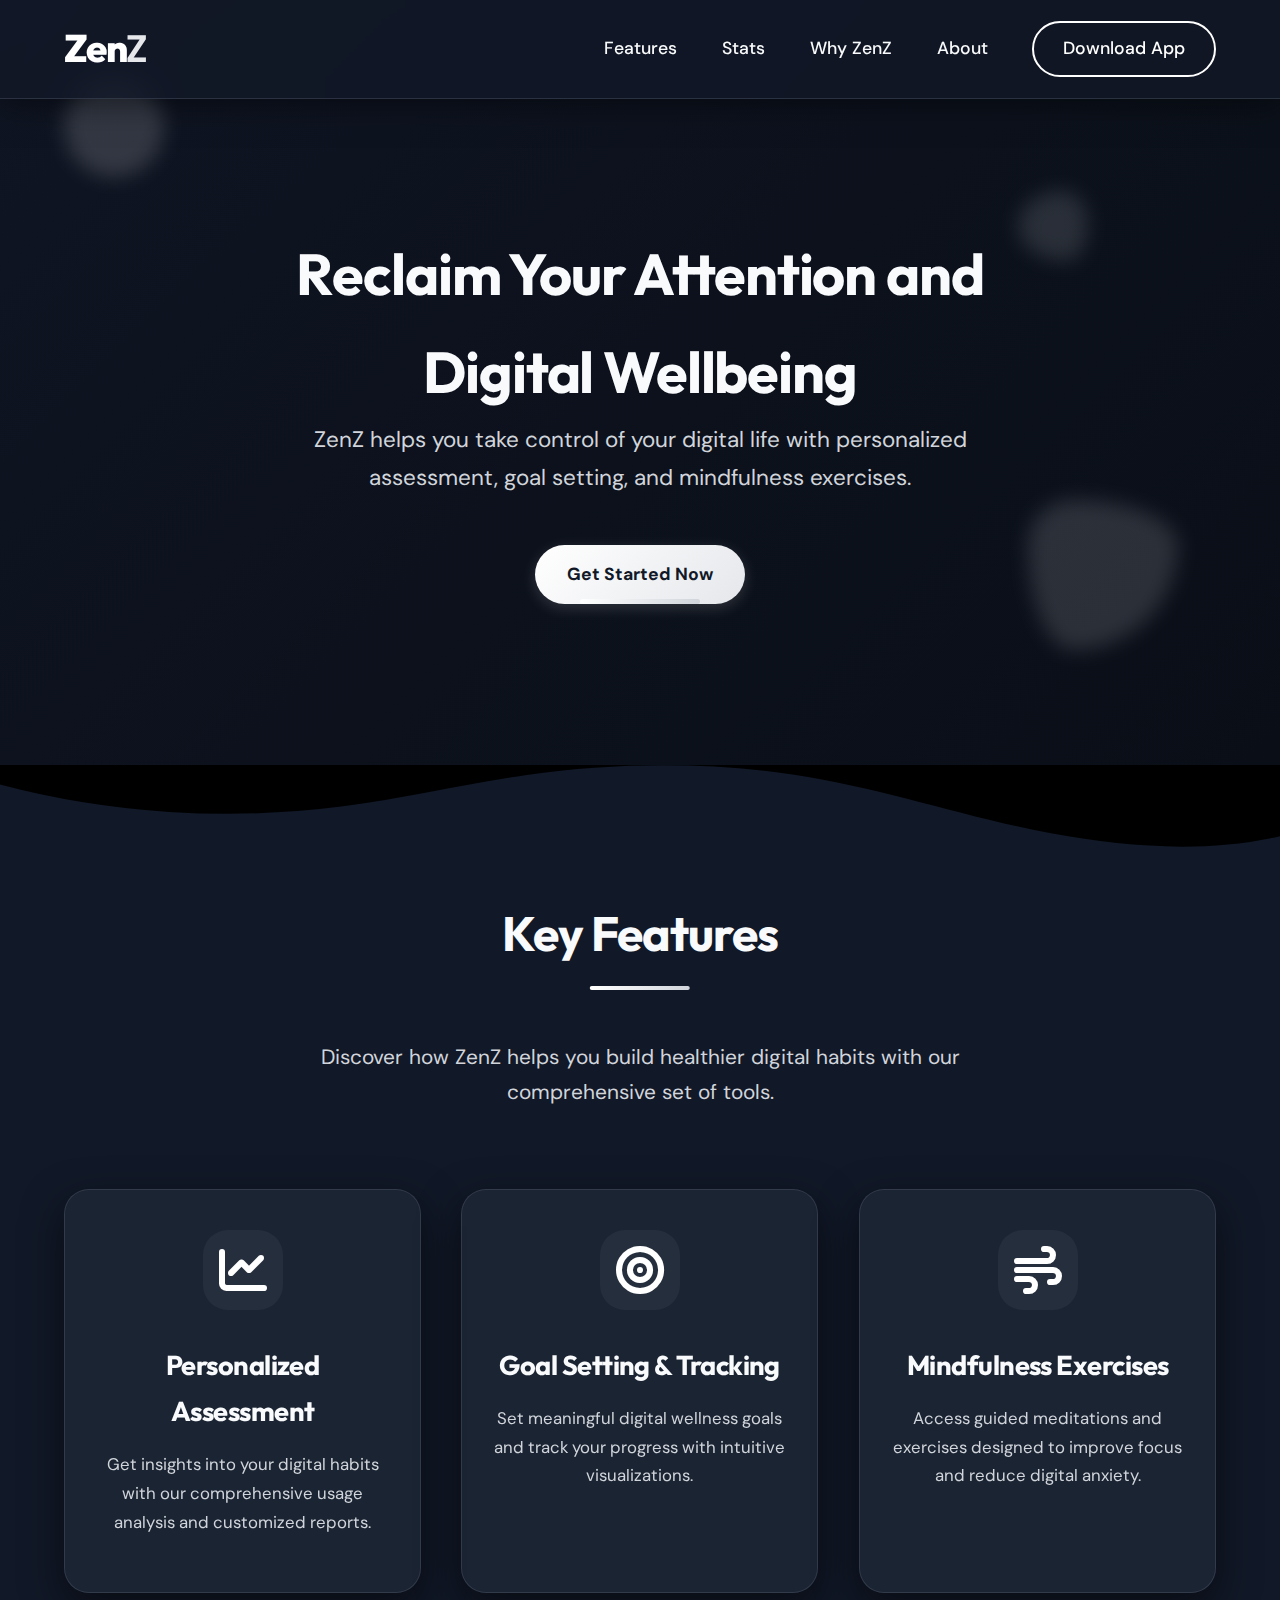
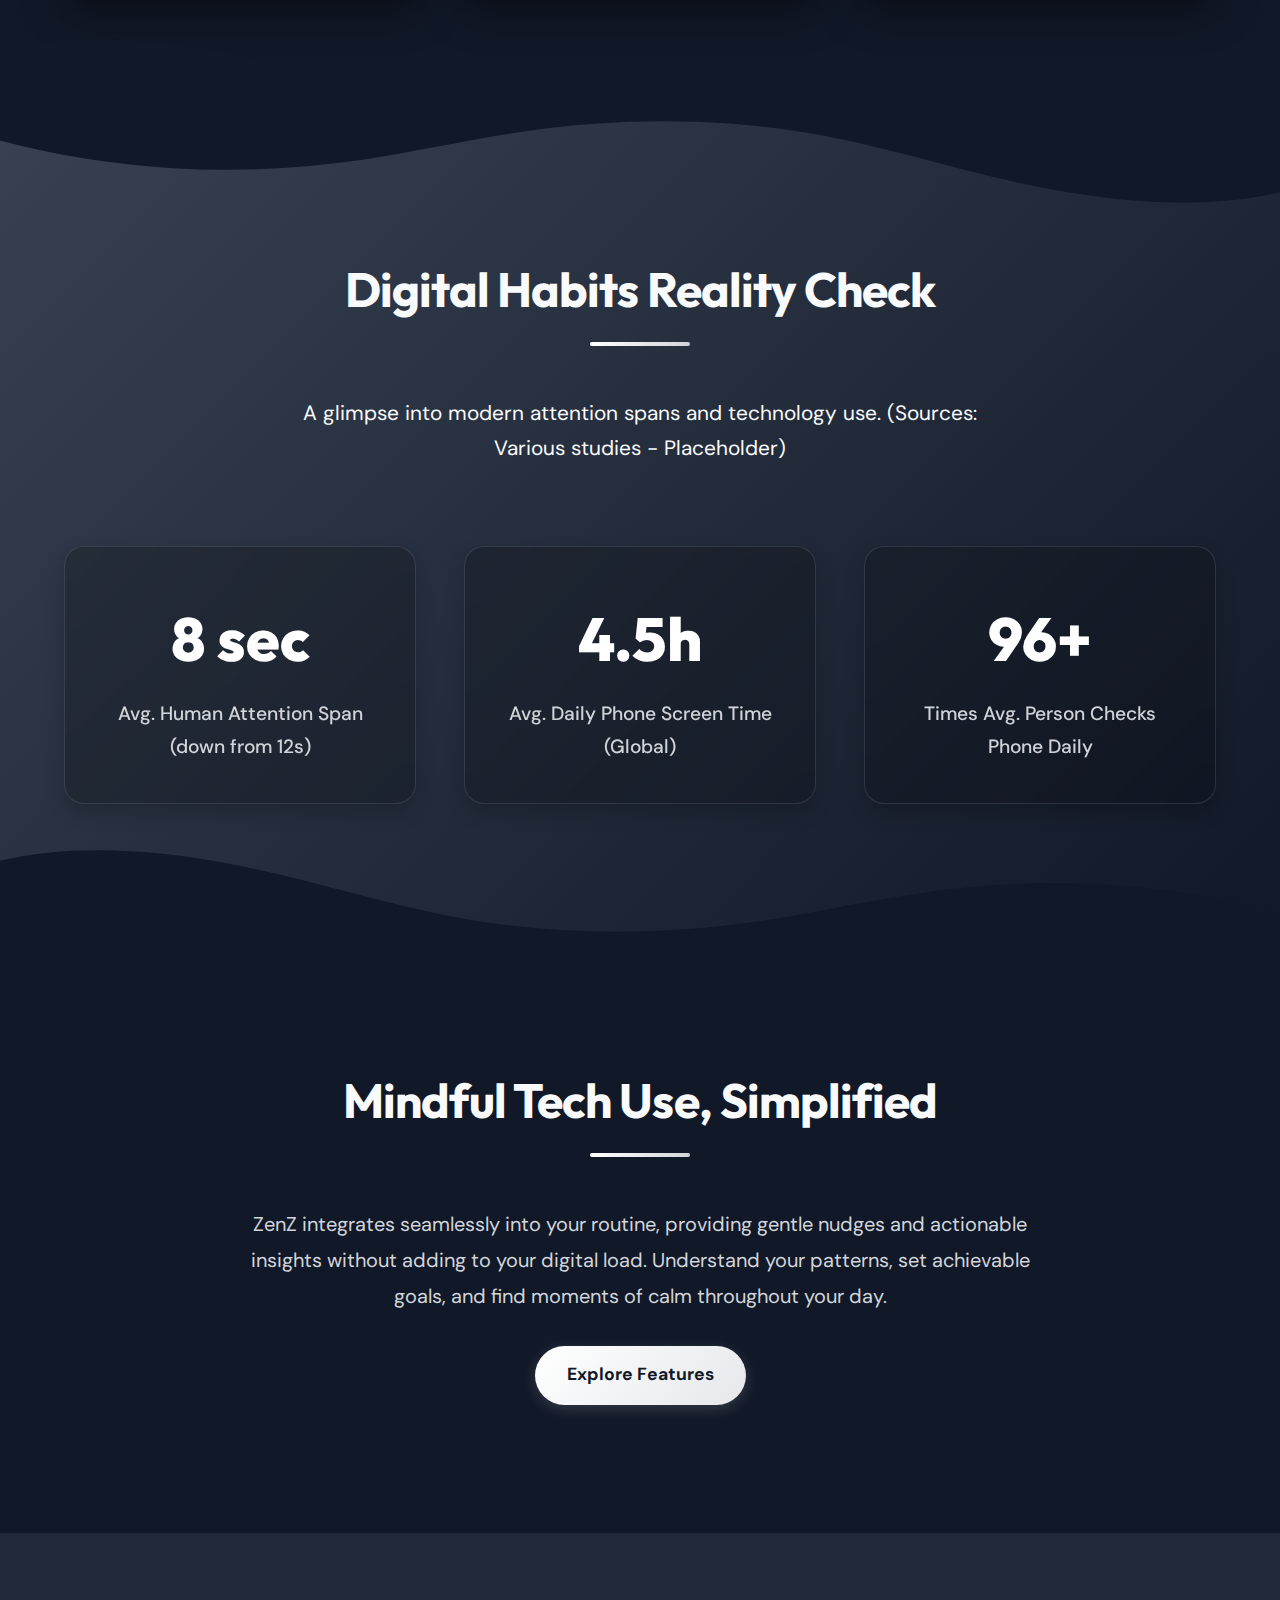
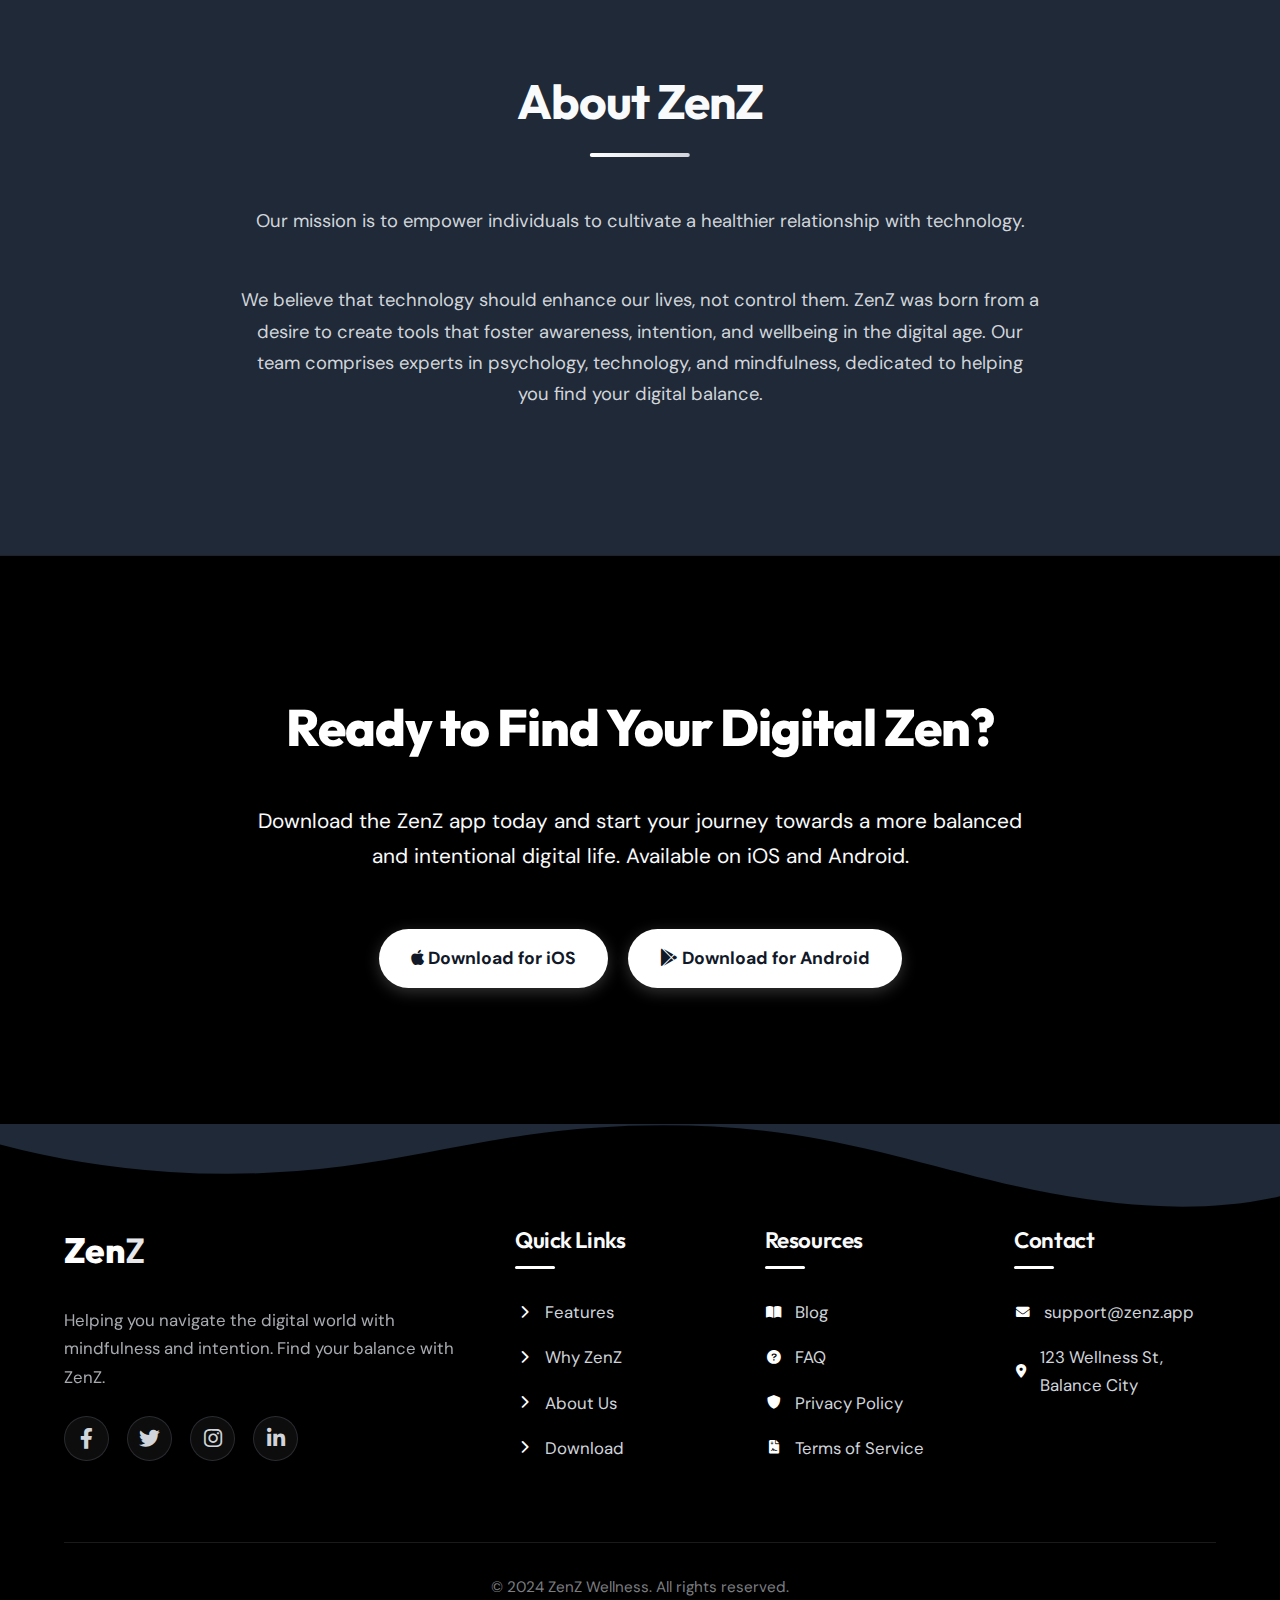
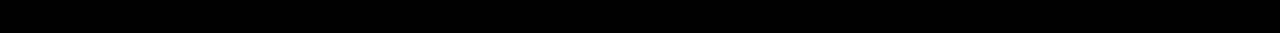
<file: index.html>
<!DOCTYPE html>
<html lang="en">
<head>
    <meta charset="UTF-8">
    <meta name="viewport" content="width=device-width, initial-scale=1.0">
    <title>ZenZ - Take Control of Your Digital Life</title>
    <link rel="stylesheet" href="https://cdnjs.cloudflare.com/ajax/libs/font-awesome/6.0.0/css/all.min.css">
    <!-- Link the updated style.css -->
    <link rel="stylesheet" href="ZenZ App/style.css">
</head>
<body>
    <header>
        <div class="container">
            <nav>
                <div class="logo">Zen<span>Z</span></div>
                <button class="menu-toggle" id="mobile-menu" aria-label="Open navigation menu">
                    <i class="fas fa-bars"></i>
                </button>
                <ul class="nav-links" id="nav-links">
                    <li><a href="#features">Features</a></li>
                    <li><a href="#stats">Stats</a></li>
                    <li><a href="#usp">Why ZenZ</a></li>
                    <li><a href="#about">About</a></li>
                    <li class="cta-button-wrapper"><a href="#download" class="cta-button">Download App</a></li>
                </ul>
            </nav>
        </div>
    </header>

    <main>
        <section class="hero">
            <div class="floating-shape shape-1"></div>
            <div class="floating-shape shape-2"></div>
            <div class="floating-shape shape-3"></div>
            <div class="container">
                <div class="hero-content">
                    <h1>Reclaim Your Attention and Digital Wellbeing</h1>
                    <p class="subtitle">ZenZ helps you take control of your digital life with personalized assessment, goal setting, and mindfulness exercises.</p>
                    <!-- Link to onboarding page -->
                    <a href="onboarding.html" class="cta-button">Get Started Now</a>
                </div>
                <div class="hero-image"></div>
            </div>
        </section>

        <section id="features" class="features">
            <div class="wave-divider">
                <svg data-name="Layer 1" xmlns="http://www.w3.org/2000/svg" viewBox="0 0 1200 120" preserveAspectRatio="none">
                    <path d="M321.39,56.44c58-10.79,114.16-30.13,172-41.86,82.39-16.72,168.19-17.73,250.45-.39C823.78,31,906.67,72,985.66,92.83c70.05,18.48,146.53,26.09,214.34,3V0H0V27.35A600.21,600.21,0,0,0,321.39,56.44Z" class="shape-fill"></path>
                </svg>
            </div>
            <div class="container">
                <h2 class="section-title">Key Features</h2>
                <p class="section-subtitle">Discover how ZenZ helps you build healthier digital habits with our comprehensive set of tools.</p>
                <div class="features-grid">
                    <div class="feature-card">
                        <div class="feature-icon"><i class="fas fa-chart-line"></i></div>
                        <h3 class="feature-title">Personalized Assessment</h3>
                        <p>Get insights into your digital habits with our comprehensive usage analysis and customized reports.</p>
                    </div>
                    <div class="feature-card">
                        <div class="feature-icon"><i class="fas fa-bullseye"></i></div>
                        <h3 class="feature-title">Goal Setting & Tracking</h3>
                        <p>Set meaningful digital wellness goals and track your progress with intuitive visualizations.</p>
                    </div>
                    <div class="feature-card">
                        <div class="feature-icon"><i class="fas fa-wind"></i></div>
                        <h3 class="feature-title">Mindfulness Exercises</h3>
                        <p>Access guided meditations and exercises designed to improve focus and reduce digital anxiety.</p>
                    </div>
                </div>
            </div>
            <div class="wave-divider-bottom">
                 <svg data-name="Layer 1" xmlns="http://www.w3.org/2000/svg" viewBox="0 0 1200 120" preserveAspectRatio="none">
                     <path d="M321.39,56.44c58-10.79,114.16-30.13,172-41.86,82.39-16.72,168.19-17.73,250.45-.39C823.78,31,906.67,72,985.66,92.83c70.05,18.48,146.53,26.09,214.34,3V0H0V27.35A600.21,600.21,0,0,0,321.39,56.44Z" class="shape-fill"></path>
                 </svg>
             </div>
        </section>

        <section id="stats" class="stats">
            <div class="stats-wave-top">
                <svg data-name="Layer 1" xmlns="http://www.w3.org/2000/svg" viewBox="0 0 1200 120" preserveAspectRatio="none">
                    <path d="M321.39,56.44c58-10.79,114.16-30.13,172-41.86,82.39-16.72,168.19-17.73,250.45-.39C823.78,31,906.67,72,985.66,92.83c70.05,18.48,146.53,26.09,214.34,3V0H0V27.35A600.21,600.21,0,0,0,321.39,56.44Z" opacity="1" class="shape-fill"></path>
                 </svg>
            </div>
            <div class="container">
                 <h2 class="section-title">Digital Habits Reality Check</h2>
                 <p class="section-subtitle">A glimpse into modern attention spans and technology use. (Sources: Various studies - Placeholder)</p>
                <div class="stats-grid">
                    <div class="stat-item">
                        <div class="stat-number">8 sec</div>
                        <div class="stat-label">Avg. Human Attention Span (down from 12s)</div>
                    </div>
                    <div class="stat-item">
                        <div class="stat-number">4.5h</div>
                        <div class="stat-label">Avg. Daily Phone Screen Time (Global)</div>
                    </div>
                    <div class="stat-item">
                        <div class="stat-number">96+</div>
                        <div class="stat-label">Times Avg. Person Checks Phone Daily</div>
                    </div>
                </div>
            </div>
            <div class="stats-wave-bottom">
                 <svg data-name="Layer 1" xmlns="http://www.w3.org/2000/svg" viewBox="0 0 1200 120" preserveAspectRatio="none">
                     <path d="M321.39,56.44c58-10.79,114.16-30.13,172-41.86,82.39-16.72,168.19-17.73,250.45-.39C823.78,31,906.67,72,985.66,92.83c70.05,18.48,146.53,26.09,214.34,3V0H0V27.35A600.21,600.21,0,0,0,321.39,56.44Z" opacity="1" class="shape-fill"></path>
                  </svg>
            </div>
        </section>

        <section id="usp" class="usp">
             <div class="container">
                 <div class="usp-text">
                    <h3>Mindful Tech Use, Simplified</h3>
                    <p>ZenZ integrates seamlessly into your routine, providing gentle nudges and actionable insights without adding to your digital load. Understand your patterns, set achievable goals, and find moments of calm throughout your day.</p>
                     <a href="#features" class="cta-button">Explore Features</a>
                </div>
                 <div class="usp-image"></div>
            </div>
        </section>

        <section id="about" class="about">
             <div class="container">
                 <h2 class="section-title">About ZenZ</h2>
                 <p class="section-subtitle">Our mission is to empower individuals to cultivate a healthier relationship with technology.</p>
                 <div style="max-width: 800px; margin: 0 auto; text-align: center;">
                    <p>We believe that technology should enhance our lives, not control them. ZenZ was born from a desire to create tools that foster awareness, intention, and wellbeing in the digital age. Our team comprises experts in psychology, technology, and mindfulness, dedicated to helping you find your digital balance.</p>
                 </div>
             </div>
        </section>

        <section id="download" class="cta">
            <div class="container">
                <h2>Ready to Find Your Digital Zen?</h2>
                <p>Download the ZenZ app today and start your journey towards a more balanced and intentional digital life. Available on iOS and Android.</p>
                <a href="#" target="_blank" rel="noopener noreferrer" class="cta-button" style="margin: 0.5rem;"><i class="fab fa-apple"></i> Download for iOS</a>
                <a href="#" target="_blank" rel="noopener noreferrer" class="cta-button" style="margin: 0.5rem;"><i class="fab fa-google-play"></i> Download for Android</a>
            </div>
        </section>
    </main>

    <footer>
         <div class="footer-wave">
             <svg data-name="Layer 1" xmlns="http://www.w3.org/2000/svg" viewBox="0 0 1200 120" preserveAspectRatio="none">
                 <path d="M321.39,56.44c58-10.79,114.16-30.13,172-41.86,82.39-16.72,168.19-17.73,250.45-.39C823.78,31,906.67,72,985.66,92.83c70.05,18.48,146.53,26.09,214.34,3V0H0V27.35A600.21,600.21,0,0,0,321.39,56.44Z" class="shape-fill"></path>
             </svg>
         </div>
        <div class="container">
            <div class="footer-content">
                <div class="footer-about">
                    <div class="footer-logo">Zen<span>Z</span></div>
                    <p>Helping you navigate the digital world with mindfulness and intention. Find your balance with ZenZ.</p>
                     <div class="social-links">
                        <a href="#" class="social-link" aria-label="Facebook"><i class="fab fa-facebook-f"></i></a>
                        <a href="#" class="social-link" aria-label="Twitter"><i class="fab fa-twitter"></i></a>
                        <a href="#" class="social-link" aria-label="Instagram"><i class="fab fa-instagram"></i></a>
                        <a href="#" class="social-link" aria-label="LinkedIn"><i class="fab fa-linkedin-in"></i></a>
                    </div>
                </div>
                <div class="footer-links">
                    <h4>Quick Links</h4>
                    <ul>
                        <li><a href="#features"><i class="fas fa-chevron-right"></i>Features</a></li>
                        <li><a href="#usp"><i class="fas fa-chevron-right"></i>Why ZenZ</a></li>
                        <li><a href="#about"><i class="fas fa-chevron-right"></i>About Us</a></li>
                        <li><a href="#download"><i class="fas fa-chevron-right"></i>Download</a></li>
                    </ul>
                </div>
                <div class="footer-links">
                    <h4>Resources</h4>
                    <ul>
                        <li><a href="#"><i class="fas fa-book-open"></i>Blog</a></li>
                        <li><a href="#"><i class="fas fa-question-circle"></i>FAQ</a></li>
                        <li><a href="#"><i class="fas fa-shield-alt"></i>Privacy Policy</a></li>
                        <li><a href="#"><i class="fas fa-file-contract"></i>Terms of Service</a></li>
                    </ul>
                </div>
                 <div class="footer-links">
                    <h4>Contact</h4>
                    <ul>
                        <li><a href="mailto:support@zenz.app"><i class="fas fa-envelope"></i>support@zenz.app</a></li>
                        <li><a href="#"><i class="fas fa-map-marker-alt"></i>123 Wellness St, Balance City</a></li>
                    </ul>
                </div>
            </div>
            <div class="copyright">
                © 2024 ZenZ Wellness. All rights reserved.
            </div>
        </div>
    </footer>

    <!-- Mobile Menu Script -->
    <script>
        const menuToggle = document.getElementById('mobile-menu');
        const navLinks = document.getElementById('nav-links');
        if (menuToggle && navLinks) {
            menuToggle.addEventListener('click', () => {
                navLinks.classList.toggle('active');
                const icon = menuToggle.querySelector('i');
                if(icon) {
                    if (navLinks.classList.contains('active')) {
                        icon.classList.remove('fa-bars'); icon.classList.add('fa-times');
                        menuToggle.setAttribute('aria-label', 'Close navigation menu');
                    } else {
                        icon.classList.remove('fa-times'); icon.classList.add('fa-bars');
                        menuToggle.setAttribute('aria-label', 'Open navigation menu');
                    }
                }
            });
            navLinks.querySelectorAll('a').forEach(link => {
                link.addEventListener('click', () => {
                    if (navLinks.classList.contains('active')) {
                        navLinks.classList.remove('active');
                        const icon = menuToggle.querySelector('i');
                        if (icon) { icon.classList.remove('fa-times'); icon.classList.add('fa-bars'); }
                        menuToggle.setAttribute('aria-label', 'Open navigation menu');
                    }
                });
            });
        }
    </script>

</body>
</html>
</file>
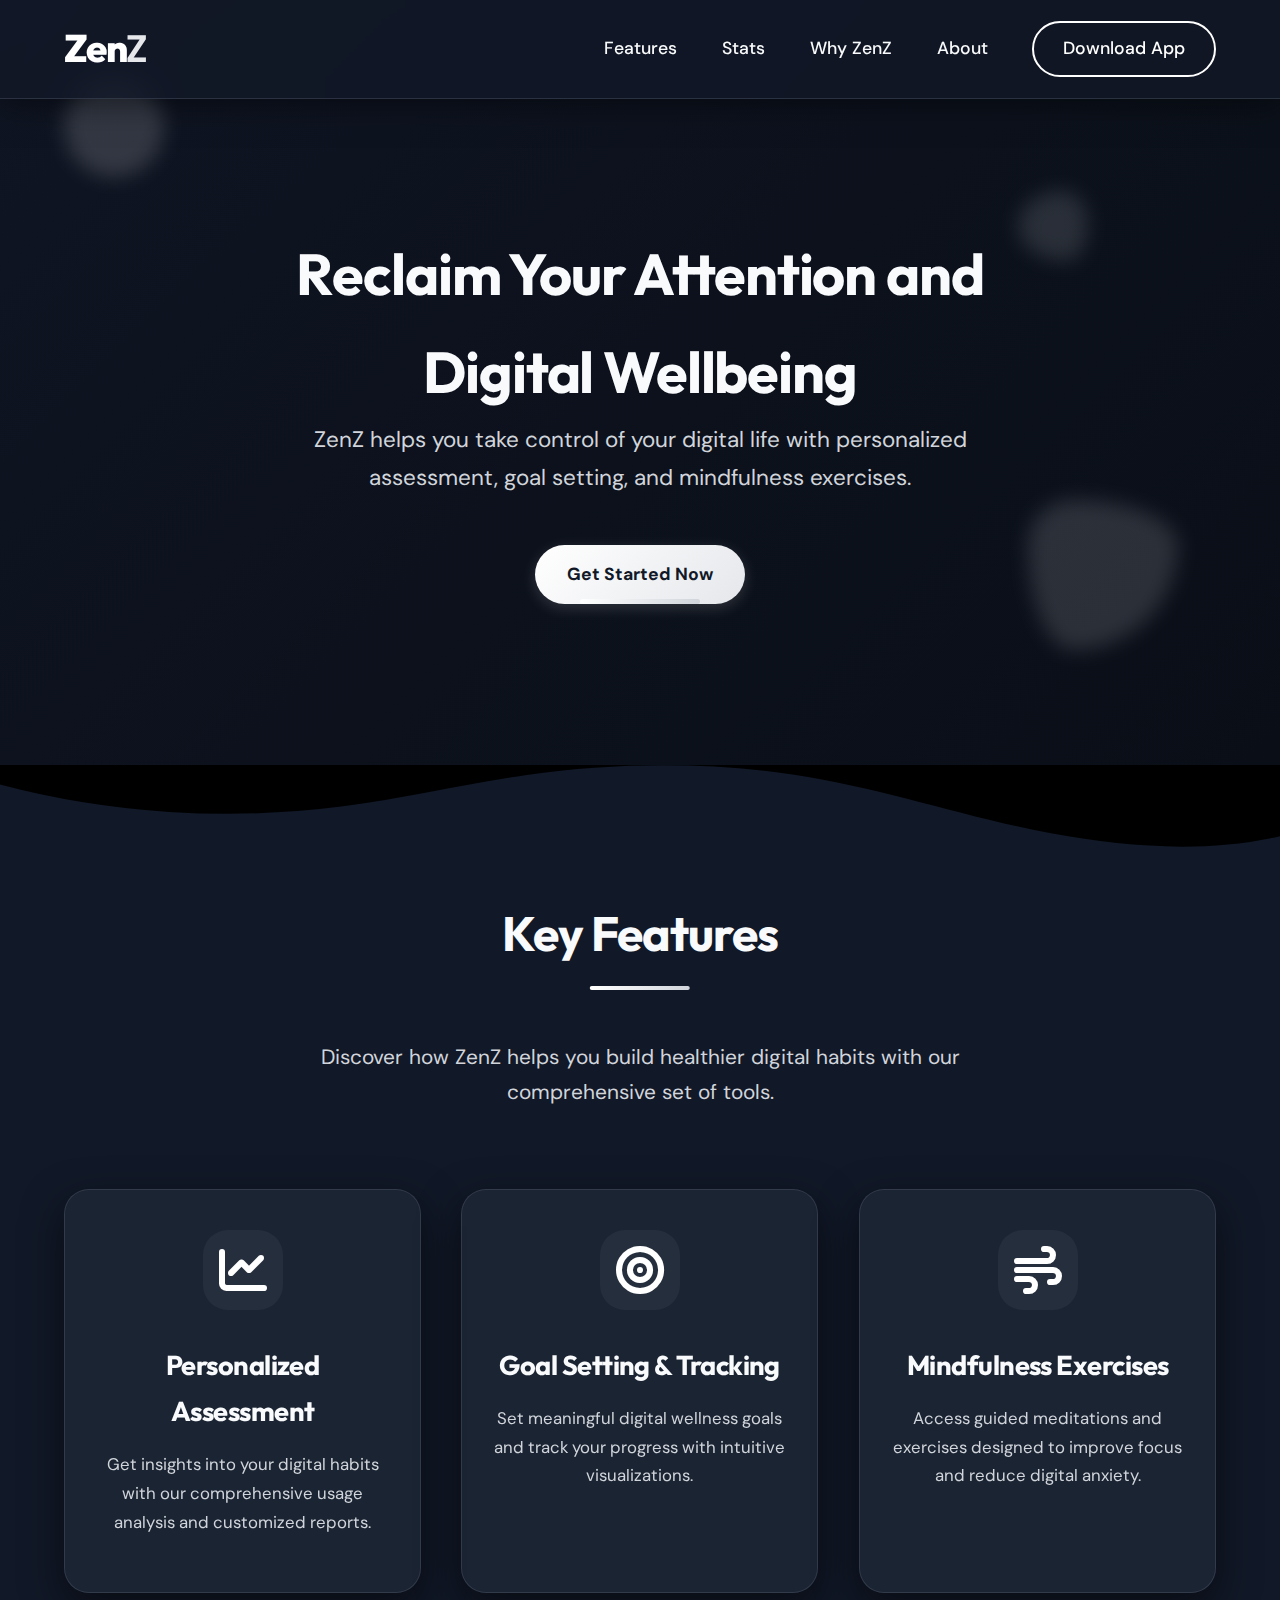
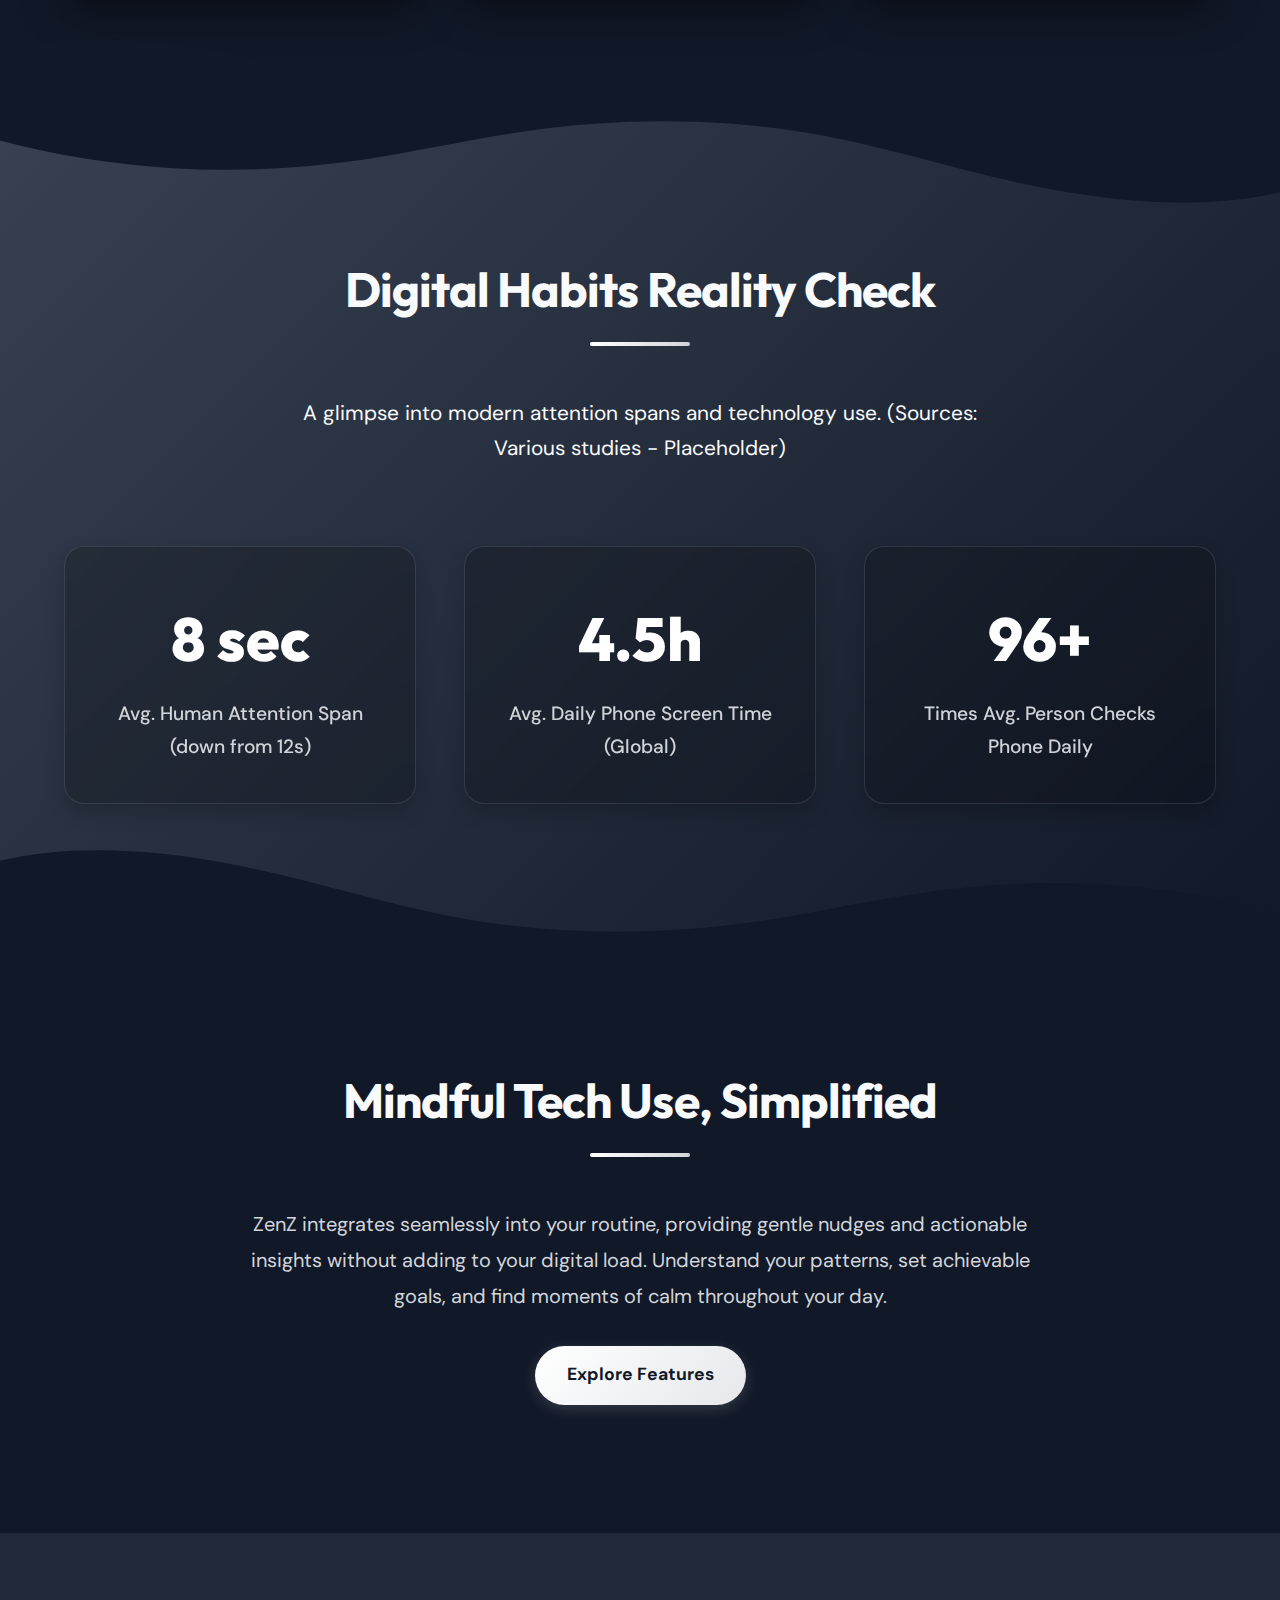
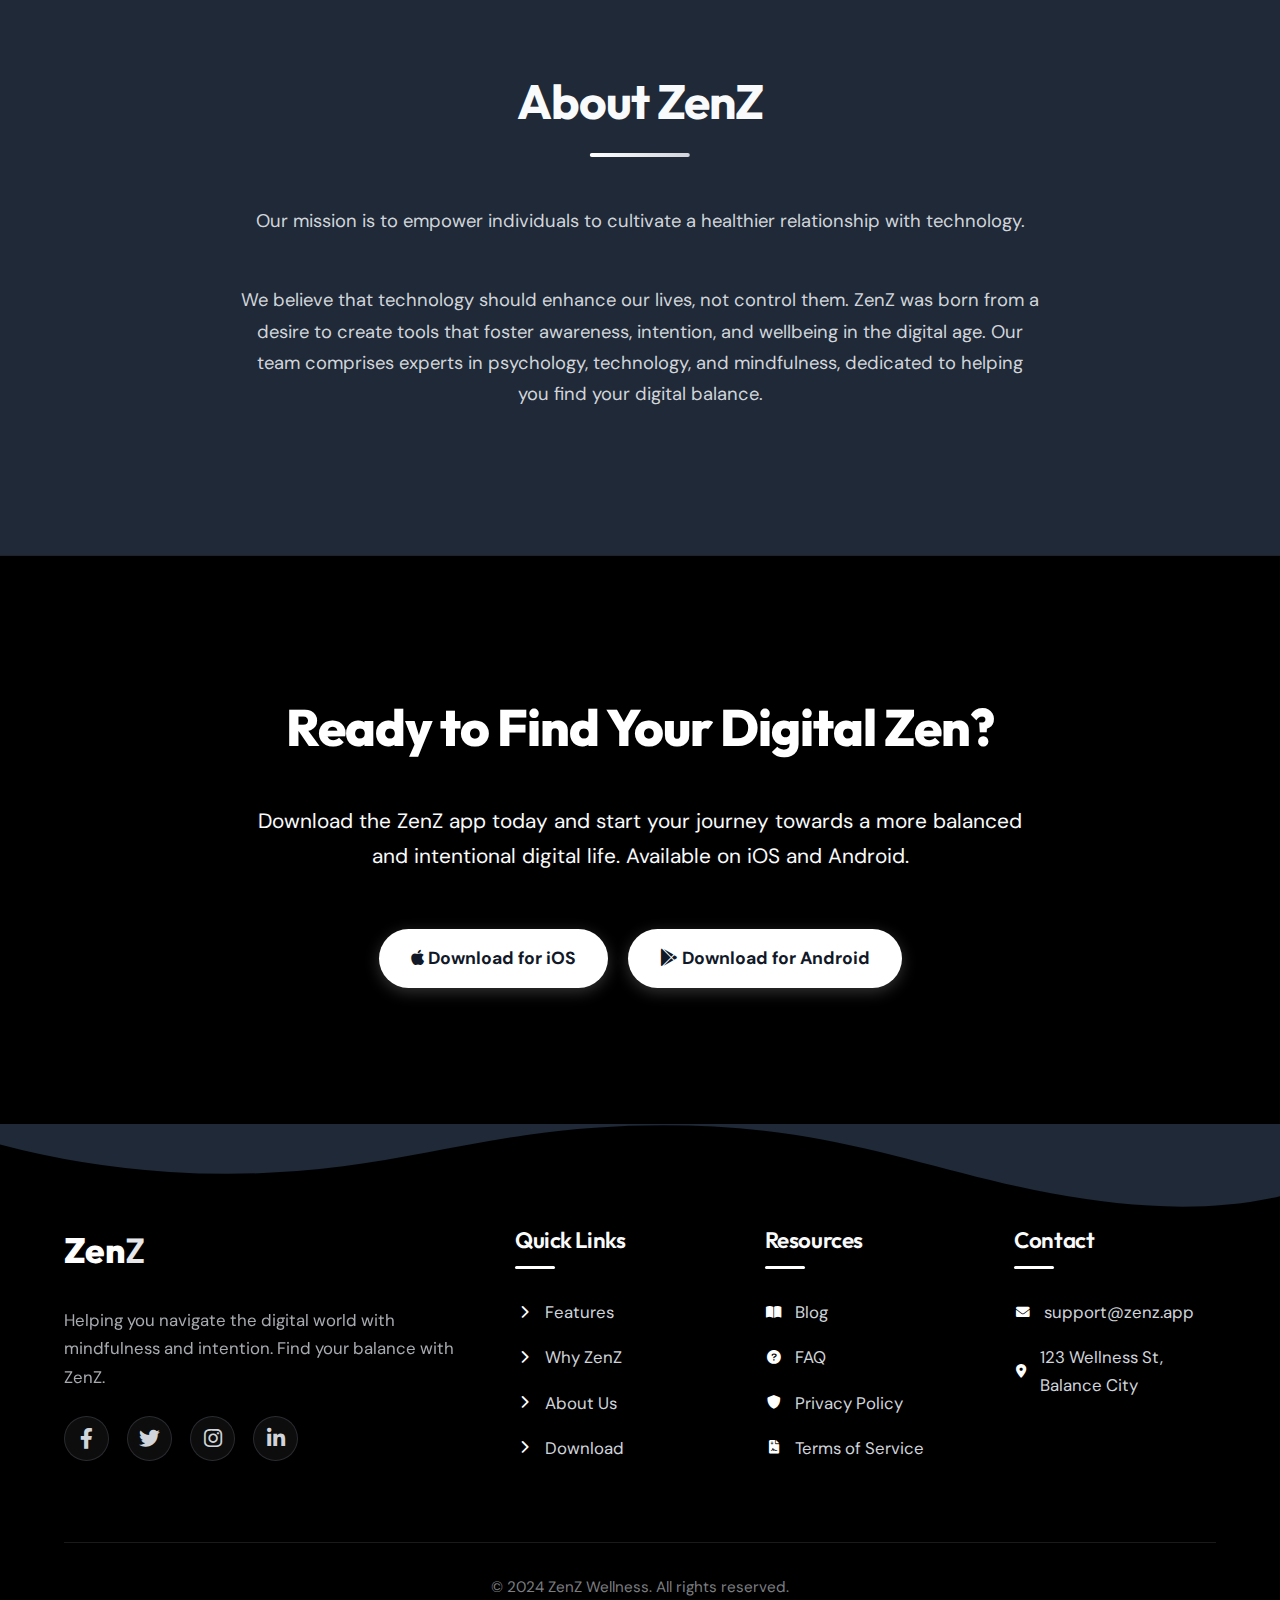
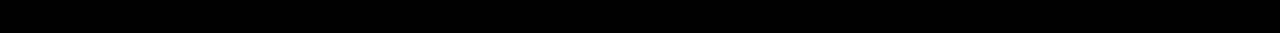
<file: ZenZ App/index.html>
<!DOCTYPE html>
<html lang="en">
<head>
    <meta charset="UTF-8">
    <meta name="viewport" content="width=device-width, initial-scale=1.0">
    <title>ZenZ - Take Control of Your Digital Life</title>
    <link rel="stylesheet" href="https://cdnjs.cloudflare.com/ajax/libs/font-awesome/6.0.0/css/all.min.css">
    <!-- Link the updated style.css -->
    <link rel="stylesheet" href="style.css">
</head>
<body>
    <header>
        <div class="container">
            <nav>
                <div class="logo">Zen<span>Z</span></div>
                <button class="menu-toggle" id="mobile-menu" aria-label="Open navigation menu">
                    <i class="fas fa-bars"></i>
                </button>
                <ul class="nav-links" id="nav-links">
                    <li><a href="#features">Features</a></li>
                    <li><a href="#stats">Stats</a></li>
                    <li><a href="#usp">Why ZenZ</a></li>
                    <li><a href="#about">About</a></li>
                    <li class="cta-button-wrapper"><a href="#download" class="cta-button">Download App</a></li>
                </ul>
            </nav>
        </div>
    </header>

    <main>
        <section class="hero">
            <div class="floating-shape shape-1"></div>
            <div class="floating-shape shape-2"></div>
            <div class="floating-shape shape-3"></div>
            <div class="container">
                <div class="hero-content">
                    <h1>Reclaim Your Attention and Digital Wellbeing</h1>
                    <p class="subtitle">ZenZ helps you take control of your digital life with personalized assessment, goal setting, and mindfulness exercises.</p>
                    <!-- Link to onboarding page -->
                    <a href="onboarding.html" class="cta-button">Get Started Now</a>
                </div>
                <div class="hero-image"></div>
            </div>
        </section>

        <section id="features" class="features">
            <div class="wave-divider">
                <svg data-name="Layer 1" xmlns="http://www.w3.org/2000/svg" viewBox="0 0 1200 120" preserveAspectRatio="none">
                    <path d="M321.39,56.44c58-10.79,114.16-30.13,172-41.86,82.39-16.72,168.19-17.73,250.45-.39C823.78,31,906.67,72,985.66,92.83c70.05,18.48,146.53,26.09,214.34,3V0H0V27.35A600.21,600.21,0,0,0,321.39,56.44Z" class="shape-fill"></path>
                </svg>
            </div>
            <div class="container">
                <h2 class="section-title">Key Features</h2>
                <p class="section-subtitle">Discover how ZenZ helps you build healthier digital habits with our comprehensive set of tools.</p>
                <div class="features-grid">
                    <div class="feature-card">
                        <div class="feature-icon"><i class="fas fa-chart-line"></i></div>
                        <h3 class="feature-title">Personalized Assessment</h3>
                        <p>Get insights into your digital habits with our comprehensive usage analysis and customized reports.</p>
                    </div>
                    <div class="feature-card">
                        <div class="feature-icon"><i class="fas fa-bullseye"></i></div>
                        <h3 class="feature-title">Goal Setting & Tracking</h3>
                        <p>Set meaningful digital wellness goals and track your progress with intuitive visualizations.</p>
                    </div>
                    <div class="feature-card">
                        <div class="feature-icon"><i class="fas fa-wind"></i></div>
                        <h3 class="feature-title">Mindfulness Exercises</h3>
                        <p>Access guided meditations and exercises designed to improve focus and reduce digital anxiety.</p>
                    </div>
                </div>
            </div>
            <div class="wave-divider-bottom">
                 <svg data-name="Layer 1" xmlns="http://www.w3.org/2000/svg" viewBox="0 0 1200 120" preserveAspectRatio="none">
                     <path d="M321.39,56.44c58-10.79,114.16-30.13,172-41.86,82.39-16.72,168.19-17.73,250.45-.39C823.78,31,906.67,72,985.66,92.83c70.05,18.48,146.53,26.09,214.34,3V0H0V27.35A600.21,600.21,0,0,0,321.39,56.44Z" class="shape-fill"></path>
                 </svg>
             </div>
        </section>

        <section id="stats" class="stats">
            <div class="stats-wave-top">
                <svg data-name="Layer 1" xmlns="http://www.w3.org/2000/svg" viewBox="0 0 1200 120" preserveAspectRatio="none">
                    <path d="M321.39,56.44c58-10.79,114.16-30.13,172-41.86,82.39-16.72,168.19-17.73,250.45-.39C823.78,31,906.67,72,985.66,92.83c70.05,18.48,146.53,26.09,214.34,3V0H0V27.35A600.21,600.21,0,0,0,321.39,56.44Z" opacity="1" class="shape-fill"></path>
                 </svg>
            </div>
            <div class="container">
                 <h2 class="section-title">Digital Habits Reality Check</h2>
                 <p class="section-subtitle">A glimpse into modern attention spans and technology use. (Sources: Various studies - Placeholder)</p>
                <div class="stats-grid">
                    <div class="stat-item">
                        <div class="stat-number">8 sec</div>
                        <div class="stat-label">Avg. Human Attention Span (down from 12s)</div>
                    </div>
                    <div class="stat-item">
                        <div class="stat-number">4.5h</div>
                        <div class="stat-label">Avg. Daily Phone Screen Time (Global)</div>
                    </div>
                    <div class="stat-item">
                        <div class="stat-number">96+</div>
                        <div class="stat-label">Times Avg. Person Checks Phone Daily</div>
                    </div>
                </div>
            </div>
            <div class="stats-wave-bottom">
                 <svg data-name="Layer 1" xmlns="http://www.w3.org/2000/svg" viewBox="0 0 1200 120" preserveAspectRatio="none">
                     <path d="M321.39,56.44c58-10.79,114.16-30.13,172-41.86,82.39-16.72,168.19-17.73,250.45-.39C823.78,31,906.67,72,985.66,92.83c70.05,18.48,146.53,26.09,214.34,3V0H0V27.35A600.21,600.21,0,0,0,321.39,56.44Z" opacity="1" class="shape-fill"></path>
                  </svg>
            </div>
        </section>

        <section id="usp" class="usp">
             <div class="container">
                 <div class="usp-text">
                    <h3>Mindful Tech Use, Simplified</h3>
                    <p>ZenZ integrates seamlessly into your routine, providing gentle nudges and actionable insights without adding to your digital load. Understand your patterns, set achievable goals, and find moments of calm throughout your day.</p>
                     <a href="#features" class="cta-button">Explore Features</a>
                </div>
                 <div class="usp-image"></div>
            </div>
        </section>

        <section id="about" class="about">
             <div class="container">
                 <h2 class="section-title">About ZenZ</h2>
                 <p class="section-subtitle">Our mission is to empower individuals to cultivate a healthier relationship with technology.</p>
                 <div style="max-width: 800px; margin: 0 auto; text-align: center;">
                    <p>We believe that technology should enhance our lives, not control them. ZenZ was born from a desire to create tools that foster awareness, intention, and wellbeing in the digital age. Our team comprises experts in psychology, technology, and mindfulness, dedicated to helping you find your digital balance.</p>
                 </div>
             </div>
        </section>

        <section id="download" class="cta">
            <div class="container">
                <h2>Ready to Find Your Digital Zen?</h2>
                <p>Download the ZenZ app today and start your journey towards a more balanced and intentional digital life. Available on iOS and Android.</p>
                <a href="#" target="_blank" rel="noopener noreferrer" class="cta-button" style="margin: 0.5rem;"><i class="fab fa-apple"></i> Download for iOS</a>
                <a href="#" target="_blank" rel="noopener noreferrer" class="cta-button" style="margin: 0.5rem;"><i class="fab fa-google-play"></i> Download for Android</a>
            </div>
        </section>
    </main>

    <footer>
         <div class="footer-wave">
             <svg data-name="Layer 1" xmlns="http://www.w3.org/2000/svg" viewBox="0 0 1200 120" preserveAspectRatio="none">
                 <path d="M321.39,56.44c58-10.79,114.16-30.13,172-41.86,82.39-16.72,168.19-17.73,250.45-.39C823.78,31,906.67,72,985.66,92.83c70.05,18.48,146.53,26.09,214.34,3V0H0V27.35A600.21,600.21,0,0,0,321.39,56.44Z" class="shape-fill"></path>
             </svg>
         </div>
        <div class="container">
            <div class="footer-content">
                <div class="footer-about">
                    <div class="footer-logo">Zen<span>Z</span></div>
                    <p>Helping you navigate the digital world with mindfulness and intention. Find your balance with ZenZ.</p>
                     <div class="social-links">
                        <a href="#" class="social-link" aria-label="Facebook"><i class="fab fa-facebook-f"></i></a>
                        <a href="#" class="social-link" aria-label="Twitter"><i class="fab fa-twitter"></i></a>
                        <a href="#" class="social-link" aria-label="Instagram"><i class="fab fa-instagram"></i></a>
                        <a href="#" class="social-link" aria-label="LinkedIn"><i class="fab fa-linkedin-in"></i></a>
                    </div>
                </div>
                <div class="footer-links">
                    <h4>Quick Links</h4>
                    <ul>
                        <li><a href="#features"><i class="fas fa-chevron-right"></i>Features</a></li>
                        <li><a href="#usp"><i class="fas fa-chevron-right"></i>Why ZenZ</a></li>
                        <li><a href="#about"><i class="fas fa-chevron-right"></i>About Us</a></li>
                        <li><a href="#download"><i class="fas fa-chevron-right"></i>Download</a></li>
                    </ul>
                </div>
                <div class="footer-links">
                    <h4>Resources</h4>
                    <ul>
                        <li><a href="#"><i class="fas fa-book-open"></i>Blog</a></li>
                        <li><a href="#"><i class="fas fa-question-circle"></i>FAQ</a></li>
                        <li><a href="#"><i class="fas fa-shield-alt"></i>Privacy Policy</a></li>
                        <li><a href="#"><i class="fas fa-file-contract"></i>Terms of Service</a></li>
                    </ul>
                </div>
                 <div class="footer-links">
                    <h4>Contact</h4>
                    <ul>
                        <li><a href="mailto:support@zenz.app"><i class="fas fa-envelope"></i>support@zenz.app</a></li>
                        <li><a href="#"><i class="fas fa-map-marker-alt"></i>123 Wellness St, Balance City</a></li>
                    </ul>
                </div>
            </div>
            <div class="copyright">
                © 2024 ZenZ Wellness. All rights reserved.
            </div>
        </div>
    </footer>

    <!-- Mobile Menu Script -->
    <script>
        const menuToggle = document.getElementById('mobile-menu');
        const navLinks = document.getElementById('nav-links');
        if (menuToggle && navLinks) {
            menuToggle.addEventListener('click', () => {
                navLinks.classList.toggle('active');
                const icon = menuToggle.querySelector('i');
                if(icon) {
                    if (navLinks.classList.contains('active')) {
                        icon.classList.remove('fa-bars'); icon.classList.add('fa-times');
                        menuToggle.setAttribute('aria-label', 'Close navigation menu');
                    } else {
                        icon.classList.remove('fa-times'); icon.classList.add('fa-bars');
                        menuToggle.setAttribute('aria-label', 'Open navigation menu');
                    }
                }
            });
            navLinks.querySelectorAll('a').forEach(link => {
                link.addEventListener('click', () => {
                    if (navLinks.classList.contains('active')) {
                        navLinks.classList.remove('active');
                        const icon = menuToggle.querySelector('i');
                        if (icon) { icon.classList.remove('fa-times'); icon.classList.add('fa-bars'); }
                        menuToggle.setAttribute('aria-label', 'Open navigation menu');
                    }
                });
            });
        }
    </script>

</body>
</html>
</file>
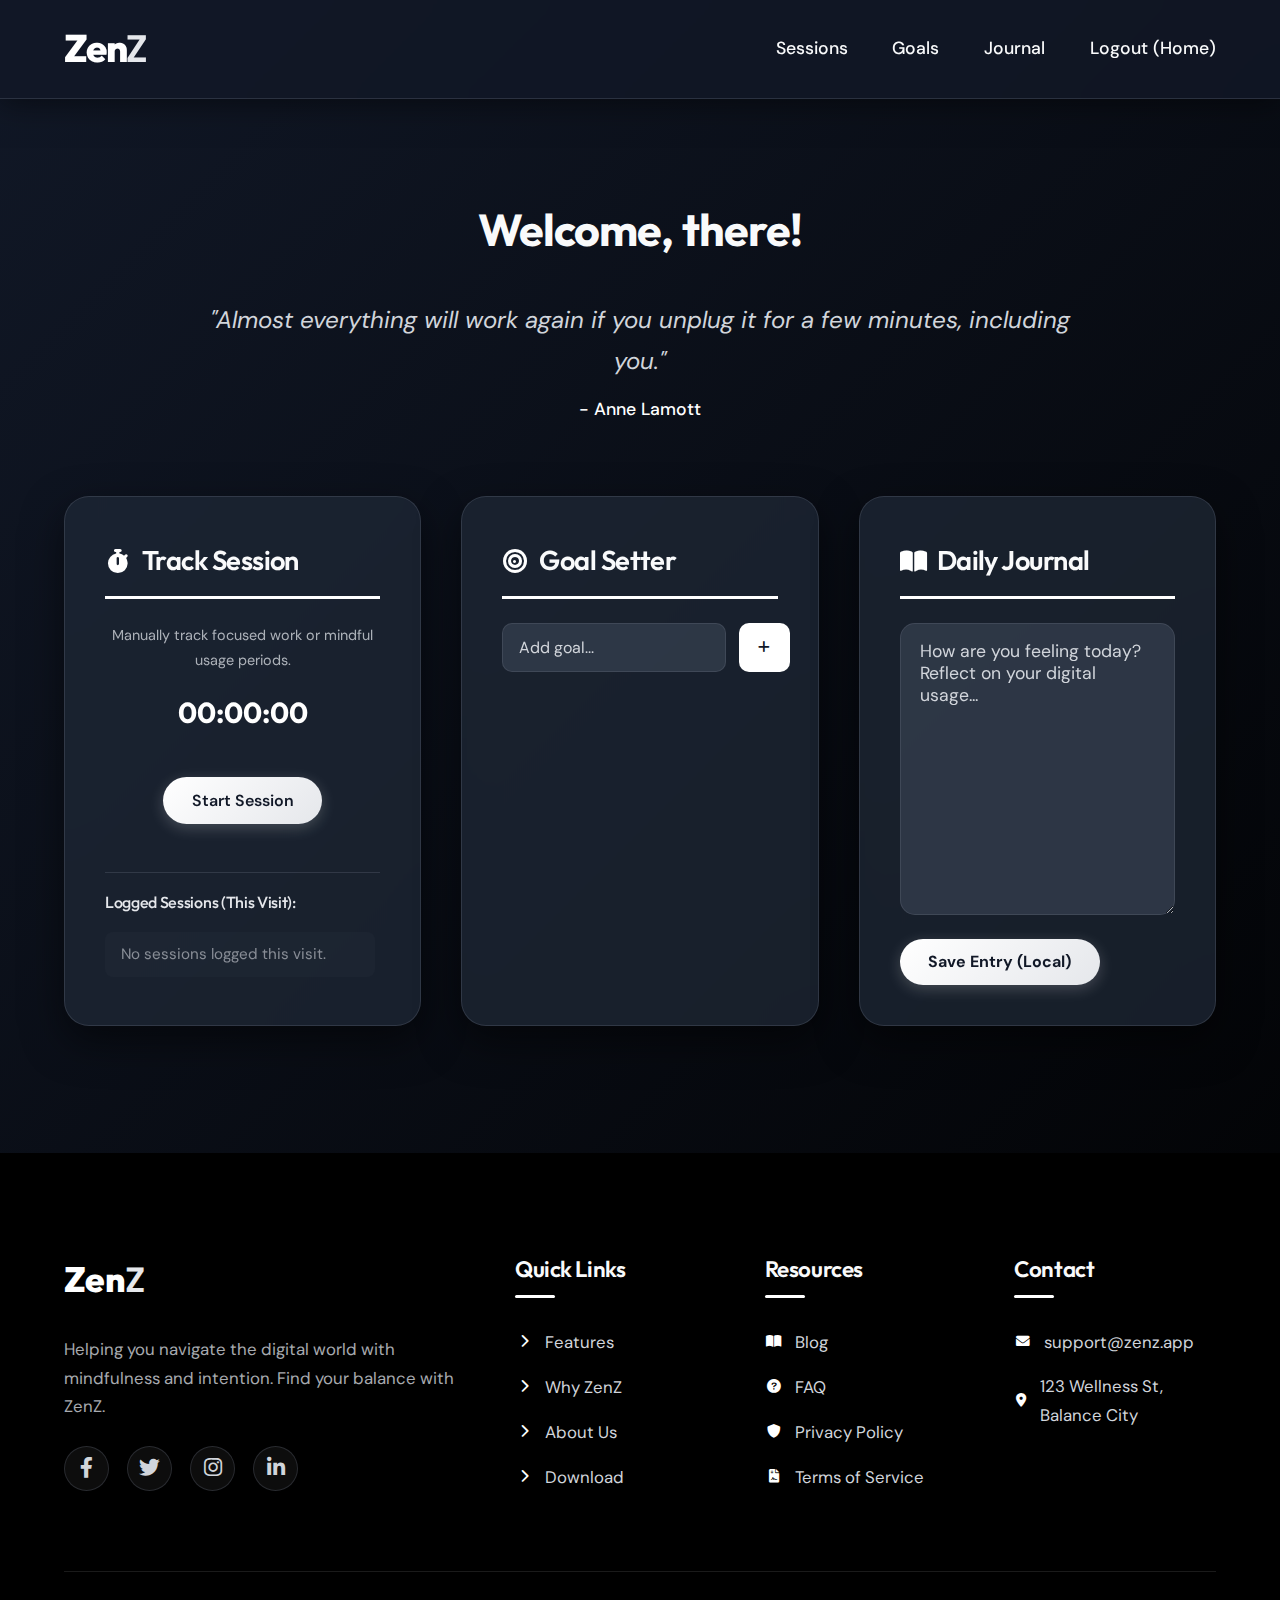
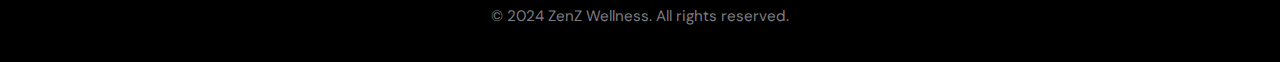
<file: ZenZ App/dashboard.html>
<!DOCTYPE html>
<html lang="en">
<head>
    <meta charset="UTF-8">
    <meta name="viewport" content="width=device-width, initial-scale=1.0">
    <title>ZenZ - Dashboard</title>
    <link rel="stylesheet" href="https://cdnjs.cloudflare.com/ajax/libs/font-awesome/6.0.0/css/all.min.css">
    <!-- Link your updated style.css file -->
    <link rel="stylesheet" href="style.css">
</head>
<body>
     <header>
         <div class="container">
             <nav>
                 <div class="logo">Zen<span>Z</span></div>
                 <button class="menu-toggle" id="mobile-menu" aria-label="Open navigation menu">
                     <i class="fas fa-bars"></i>
                 </button>
                  <ul class="nav-links" id="nav-links">
                     <li><a href="#usage-tracker">Sessions</a></li>
                     <li><a href="#goal-setter">Goals</a></li>
                     <li><a href="#journal">Journal</a></li>
                     <li><a href="index.html">Logout (Home)</a></li>
                  </ul>
             </nav>
         </div>
     </header>

    <main>
        <section class="dashboard-section">
            <div class="container">
                <h2 id="welcome-message">Welcome!</h2>

                <!-- Quotes Section -->
                <div id="quote-display-area" title="Click to load a new quote">
                     <p id="quote-text" style="font-size: 1.5rem; line-height: 1.7; color: var(--text); font-style: italic; margin-bottom: 0.8rem;">Quote loading...</p>
                     <span id="quote-author" style="display: block; color: var(--primary); font-weight: 500; font-size: 1.1rem;"></span>
                </div>
                 <!-- End quote-display-area -->

                 <!-- Pomodoro Timer Removed -->

                <div class="dashboard-grid">

                    <!-- Usage Tracker Card - Session Logging -->
                    <div id="usage-tracker" class="dashboard-card">
                        <h3><i class="fas fa-stopwatch fa-fw"></i> Track Session</h3>
                        <p style="text-align: center; font-size: 0.9rem; opacity: 0.8; margin-bottom: 1rem;">Manually track focused work or mindful usage periods.</p>
                        <div id="session-timer-display">00:00:00</div>
                        <div class="session-controls">
                            <button id="start-session-btn" class="session-button start-session-btn">Start Session</button>
                            <button id="stop-session-btn" class="session-button stop-session-btn" style="display: none;">Stop Session</button>
                        </div>
                        <h4 style="color: var(--secondary); font-weight: 500; font-size: 1rem; margin-top: 1.5rem; border-top: 1px solid var(--border-color); padding-top: 1rem;">Logged Sessions (This Visit):</h4>
                        <div id="session-list-container">
                            <ul id="session-list">
                                <!-- Sessions will be added here -->
                            </ul>
                        </div>
                    </div>

                    <!-- Goal Setter Card -->
                    <div id="goal-setter" class="dashboard-card">
                        <h3><i class="fas fa-bullseye fa-fw"></i> Goal Setter</h3>
                        <div class="goal-input-container">
                            <!-- Updated Placeholder Text -->
                            <input type="text" id="new-goal-input" placeholder="Add goal...">
                            <button id="add-goal-button" title="Add Goal"><i class="fas fa-plus"></i></button>
                        </div>
                        <ul id="goal-list">
                            <!-- Goals will be added here by JS -->
                        </ul>
                    </div>

                     <!-- Journal Card (Pomodoro Removed) -->
                     <div id="journal" class="dashboard-card">
                         <h3><i class="fas fa-book-open fa-fw"></i> Daily Journal</h3>
                         <!-- Mini Pomodoro Timer Element Removed -->
                         <textarea id="journal-entry" placeholder="How are you feeling today? Reflect on your digital usage..."></textarea>
                         <button id="save-journal">Save Entry (Local)</button>
                     </div>
                     <!-- End Journal Card -->

                </div> <!-- End dashboard-grid -->
            </div>
        </section>
    </main>

    <footer>
         <!-- Footer content remains the same -->
         <div class="footer-wave">
              <svg data-name="Layer 1" xmlns="http://www.w3.org/2000/svg" viewBox="0 0 1200 120" preserveAspectRatio="none">
                 <path d="M321.39,56.44c58-10.79,114.16-30.13,172-41.86,82.39-16.72,168.19-17.73,250.45-.39C823.78,31,906.67,72,985.66,92.83c70.05,18.48,146.53,26.09,214.34,3V0H0V27.35A600.21,600.21,0,0,0,321.39,56.44Z" class="shape-fill" style="fill: var(--gradient-bg);"></path>
              </svg>
          </div>
          <div class="container">
              <div class="footer-content">
                   <div class="footer-about">
                     <div class="footer-logo">Zen<span>Z</span></div>
                     <p>Helping you navigate the digital world with mindfulness and intention. Find your balance with ZenZ.</p>
                      <div class="social-links">
                         <a href="#" class="social-link" aria-label="Facebook"><i class="fab fa-facebook-f"></i></a>
                         <a href="#" class="social-link" aria-label="Twitter"><i class="fab fa-twitter"></i></a>
                         <a href="#" class="social-link" aria-label="Instagram"><i class="fab fa-instagram"></i></a>
                         <a href="#" class="social-link" aria-label="LinkedIn"><i class="fab fa-linkedin-in"></i></a>
                     </div>
                 </div>
                 <div class="footer-links">
                     <h4>Quick Links</h4>
                     <ul>
                          <li><a href="index.html#features"><i class="fas fa-chevron-right"></i>Features</a></li>
                          <li><a href="index.html#usp"><i class="fas fa-chevron-right"></i>Why ZenZ</a></li>
                          <li><a href="index.html#about"><i class="fas fa-chevron-right"></i>About Us</a></li>
                          <li><a href="index.html#download"><i class="fas fa-chevron-right"></i>Download</a></li>
                     </ul>
                 </div>
                 <div class="footer-links">
                     <h4>Resources</h4>
                     <ul>
                         <li><a href="#"><i class="fas fa-book-open"></i>Blog</a></li>
                         <li><a href="#"><i class="fas fa-question-circle"></i>FAQ</a></li>
                         <li><a href="#"><i class="fas fa-shield-alt"></i>Privacy Policy</a></li>
                         <li><a href="#"><i class="fas fa-file-contract"></i>Terms of Service</a></li>
                     </ul>
                 </div>
                  <div class="footer-links">
                     <h4>Contact</h4>
                     <ul>
                         <li><a href="mailto:support@zenz.app"><i class="fas fa-envelope"></i>support@zenz.app</a></li>
                         <li><a href="#"><i class="fas fa-map-marker-alt"></i>123 Wellness St, Balance City</a></li>
                     </ul>
                 </div>
              </div>
              <div class="copyright">
                  © 2024 ZenZ Wellness. All rights reserved.
              </div>
          </div>
      </footer>

     <!-- Mobile Menu Script -->
     <script>
        const menuToggle = document.getElementById('mobile-menu');
        const navLinks = document.getElementById('nav-links');
        if (menuToggle && navLinks) {
            menuToggle.addEventListener('click', () => {
                navLinks.classList.toggle('active');
                const icon = menuToggle.querySelector('i');
                if(icon) {
                    if (navLinks.classList.contains('active')) {
                        icon.classList.remove('fa-bars'); icon.classList.add('fa-times');
                        menuToggle.setAttribute('aria-label', 'Close navigation menu');
                    } else {
                        icon.classList.remove('fa-times'); icon.classList.add('fa-bars');
                        menuToggle.setAttribute('aria-label', 'Open navigation menu');
                    }
                }
            });
            navLinks.querySelectorAll('a').forEach(link => {
                link.addEventListener('click', (e) => {
                    if (navLinks.classList.contains('active')) {
                        navLinks.classList.remove('active');
                        const icon = menuToggle.querySelector('i');
                         if (icon) { icon.classList.remove('fa-times'); icon.classList.add('fa-bars'); }
                         menuToggle.setAttribute('aria-label', 'Open navigation menu');
                    }
                });
            });
        }
    </script>

    <!-- Dashboard Logic Script (Pomodoro Removed) -->
    <script>
        document.addEventListener('DOMContentLoaded', function() {
            // --- Element References ---
            const welcomeMessage = document.getElementById('welcome-message');
            const quoteTextElement = document.getElementById('quote-text');
            const quoteAuthorElement = document.getElementById('quote-author');
            const quoteDisplayArea = document.getElementById('quote-display-area');
            const journalEntry = document.getElementById('journal-entry');
            const saveJournalButton = document.getElementById('save-journal');
            const startSessionBtn = document.getElementById('start-session-btn');
            const stopSessionBtn = document.getElementById('stop-session-btn');
            const sessionTimerDisplay = document.getElementById('session-timer-display');
            const sessionList = document.getElementById('session-list');
            const newGoalInput = document.getElementById('new-goal-input');
            const addGoalButton = document.getElementById('add-goal-button');
            const goalList = document.getElementById('goal-list');
            // Pomodoro Elements Removed

            // --- Variables & Data ---
            let userName = 'there';
            let goals = [];
            let sessions = []; // Use sessionStorage
            let currentQuoteIndex = 0;
            const customQuotes = [
                { text: "Almost everything will work again if you unplug it for a few minutes, including you.", author: "Anne Lamott" },
                { text: "The time you enjoy wasting is not wasted time.", author: "Marthe Troly-Curtin" },
                { text: "Technology is a useful servant but a dangerous master.", author: "Christian Lous Lange" },
                { text: "Your calm mind is the ultimate weapon against your challenges.", author: "Bryant McGill" },
                { text: "Don't let yesterday take up too much of today.", author: "Will Rogers" }
            ];
            let sessionStartTime = null;
            let sessionIntervalId = null;
            // Pomodoro State Variables Removed


            // --- Initialization ---
            loadUserData();
            loadGoals();
            loadSessions();
            displayQuote(currentQuoteIndex);
            renderGoals();
            renderSessions();
            // Pomodoro Initialization Removed


            // --- General Functions ---
            function formatTime(totalSeconds) {
                const hours = Math.floor(totalSeconds / 3600);
                const minutes = Math.floor((totalSeconds % 3600) / 60);
                const seconds = totalSeconds % 60;
                return `${String(hours).padStart(2, '0')}:${String(minutes).padStart(2, '0')}:${String(seconds).padStart(2, '0')}`;
            }
            function formatDuration(seconds) {
                 if (seconds < 60) return `${seconds} sec`;
                if (seconds < 3600) return `${Math.round(seconds / 60)} min`;
                const hours = Math.floor(seconds / 3600);
                const minutes = Math.round((seconds % 3600) / 60);
                return `${hours}h ${minutes}m`;
            }
            // formatPomodoroTime removed


            // --- User Data Functions ---
            function loadUserData() {
                 try {
                    const storedData = localStorage.getItem('zenzUserData');
                    if (storedData) {
                        const userData = JSON.parse(storedData);
                        userName = userData.name || 'there';
                        if (!userData.onboarded) console.warn("User data found but onboarding flag not set.");
                    } else { console.warn("No user data found in localStorage."); }
                } catch (e) { console.error('Error reading user data from localStorage:', e); }
                if (welcomeMessage) welcomeMessage.textContent = `Welcome, ${userName}!`;
            }


            // --- Quote Functions ---
            function displayQuote(index) {
                 if (!quoteTextElement || !quoteAuthorElement) return;
                if (customQuotes.length > 0 && index >= 0 && index < customQuotes.length) {
                    quoteTextElement.textContent = `"${customQuotes[index].text}"`;
                    quoteAuthorElement.textContent = `- ${customQuotes[index].author || 'Unknown'}`;
                } else {
                    quoteTextElement.textContent = '"Be present in all things and thankful for all things."';
                    quoteAuthorElement.textContent = '- Maya Angelou';
                }
            }


            // --- Session Timer Functions (Using SessionStorage) ---
            function loadSessions() {
                 try {
                    const storedSessions = sessionStorage.getItem('zenzSessions');
                    if (storedSessions) {
                        sessions = JSON.parse(storedSessions).map(s => ({ startTime: new Date(s.startTime), endTime: new Date(s.endTime), duration: s.duration }));
                    } else { sessions = []; }
                } catch (e) { console.error('Error reading sessions from sessionStorage:', e); sessions = []; }
            }
            function saveSessions() {
                 try {
                    const sessionsToStore = sessions.map(s => ({ startTime: s.startTime.toISOString(), endTime: s.endTime.toISOString(), duration: s.duration }));
                    sessionStorage.setItem('zenzSessions', JSON.stringify(sessionsToStore));
                } catch (e) { console.error('Error saving sessions to sessionStorage:', e); }
            }
            function startSession() {
                 if (sessionIntervalId) return;
                sessionStartTime = new Date();
                if (startSessionBtn) startSessionBtn.style.display = 'none';
                if (stopSessionBtn) stopSessionBtn.style.display = 'inline-block';
                if (sessionTimerDisplay) sessionTimerDisplay.textContent = formatTime(0);
                sessionIntervalId = setInterval(() => {
                    const now = new Date();
                    const elapsedSeconds = Math.round((now - sessionStartTime) / 1000);
                    if (sessionTimerDisplay) sessionTimerDisplay.textContent = formatTime(elapsedSeconds);
                }, 1000);
            }
            function stopSession() {
                 if (!sessionIntervalId) return;
                clearInterval(sessionIntervalId);
                sessionIntervalId = null;
                const sessionEndTime = new Date();
                const durationSeconds = Math.round((sessionEndTime - sessionStartTime) / 1000);
                sessions.unshift({ startTime: sessionStartTime, endTime: sessionEndTime, duration: durationSeconds });
                saveSessions();
                renderSessions();
                if (sessionTimerDisplay) sessionTimerDisplay.textContent = '00:00:00';
                sessionStartTime = null;
                if (startSessionBtn) startSessionBtn.style.display = 'inline-block';
                if (stopSessionBtn) stopSessionBtn.style.display = 'none';
            }
            function renderSessions() {
                 if (!sessionList) return;
                sessionList.innerHTML = '';
                const sessionsToDisplay = sessions.slice(0, 10);
                if (sessionsToDisplay.length === 0) {
                    sessionList.innerHTML = '<li style="opacity: 0.6;">No sessions logged this visit.</li>';
                    return;
                }
                sessionsToDisplay.forEach(session => {
                    const li = document.createElement('li');
                    const startTimeStr = session.startTime.toLocaleTimeString([], { hour: '2-digit', minute: '2-digit' });
                    const dateStr = session.startTime.toLocaleDateString([], {month: 'short', day: 'numeric'});
                    li.innerHTML = `<span>${dateStr} ${startTimeStr}</span><span class="session-duration">${formatDuration(session.duration)}</span>`;
                    sessionList.appendChild(li);
                });
            }


            // --- Goal Functions (Using LocalStorage for persistence) ---
            function loadGoals() {
                try {
                    const storedGoals = localStorage.getItem('zenzGoals');
                    if (storedGoals) { goals = JSON.parse(storedGoals); }
                } catch (e) { console.error('Error reading goals from localStorage:', e); goals = []; }
            }
            function saveGoals() {
                try { localStorage.setItem('zenzGoals', JSON.stringify(goals)); }
                catch (e) { console.error('Error saving goals to localStorage:', e); }
            }
            function renderGoals() {
                 if (!goalList) return;
                goalList.innerHTML = '';
                goals.forEach((goal, index) => {
                    const li = document.createElement('li');
                    const checkbox = document.createElement('input');
                    checkbox.type = 'checkbox'; checkbox.checked = goal.done;
                    checkbox.dataset.index = index;
                    checkbox.addEventListener('change', (e) => toggleGoalDone(parseInt(e.target.dataset.index)));
                    const span = document.createElement('span');
                    span.textContent = goal.text; span.className = 'goal-text';
                    if (goal.done) { span.classList.add('done'); }
                    const deleteButton = document.createElement('button');
                    deleteButton.innerHTML = '<i class="fas fa-times"></i>';
                    deleteButton.className = 'delete-goal-button'; deleteButton.title = 'Delete Goal';
                    deleteButton.dataset.index = index;
                    deleteButton.addEventListener('click', (e) => {
                        const button = e.target.closest('button');
                        if (button && button.dataset.index !== undefined) { deleteGoal(parseInt(button.dataset.index)); }
                    });
                    li.appendChild(checkbox); li.appendChild(span); li.appendChild(deleteButton);
                    goalList.appendChild(li);
                });
            }
            function addGoal() {
                 if (!newGoalInput) return;
                const text = newGoalInput.value.trim();
                if (text) {
                    goals.push({ text: text, done: false, id: Date.now() });
                    newGoalInput.value = ''; saveGoals(); renderGoals();
                }
            }
            function toggleGoalDone(index) {
                 if (index >= 0 && index < goals.length) { goals[index].done = !goals[index].done; saveGoals(); renderGoals(); }
            }
            function deleteGoal(index) {
                 if (index >= 0 && index < goals.length) { goals.splice(index, 1); saveGoals(); renderGoals(); }
            }

            // --- Pomodoro Timer Functions Removed ---


            // --- Event Listeners ---
            if (quoteDisplayArea) {
                quoteDisplayArea.addEventListener('click', () => {
                    currentQuoteIndex = (currentQuoteIndex + 1) % customQuotes.length;
                    displayQuote(currentQuoteIndex);
                });
            }
            if (saveJournalButton && journalEntry) { // Journal entry also uses sessionStorage
                 const savedJournal = sessionStorage.getItem('zenzJournalEntry');
                if (savedJournal) journalEntry.value = savedJournal;
                saveJournalButton.addEventListener('click', () => {
                    try { sessionStorage.setItem('zenzJournalEntry', journalEntry.value); alert('Journal entry saved for this session!'); }
                    catch (e) { console.error('Error saving journal entry:', e); alert('Could not save journal entry.'); }
                });
            }
            if (addGoalButton) addGoalButton.addEventListener('click', addGoal);
            if (newGoalInput) newGoalInput.addEventListener('keypress', e => { if(e.key === 'Enter') { e.preventDefault(); addGoal();} });
            if (startSessionBtn) startSessionBtn.addEventListener('click', startSession);
            if (stopSessionBtn) stopSessionBtn.addEventListener('click', stopSession);
            // Pomodoro Listeners Removed

        });
    </script>

</body>
</html>
</file>
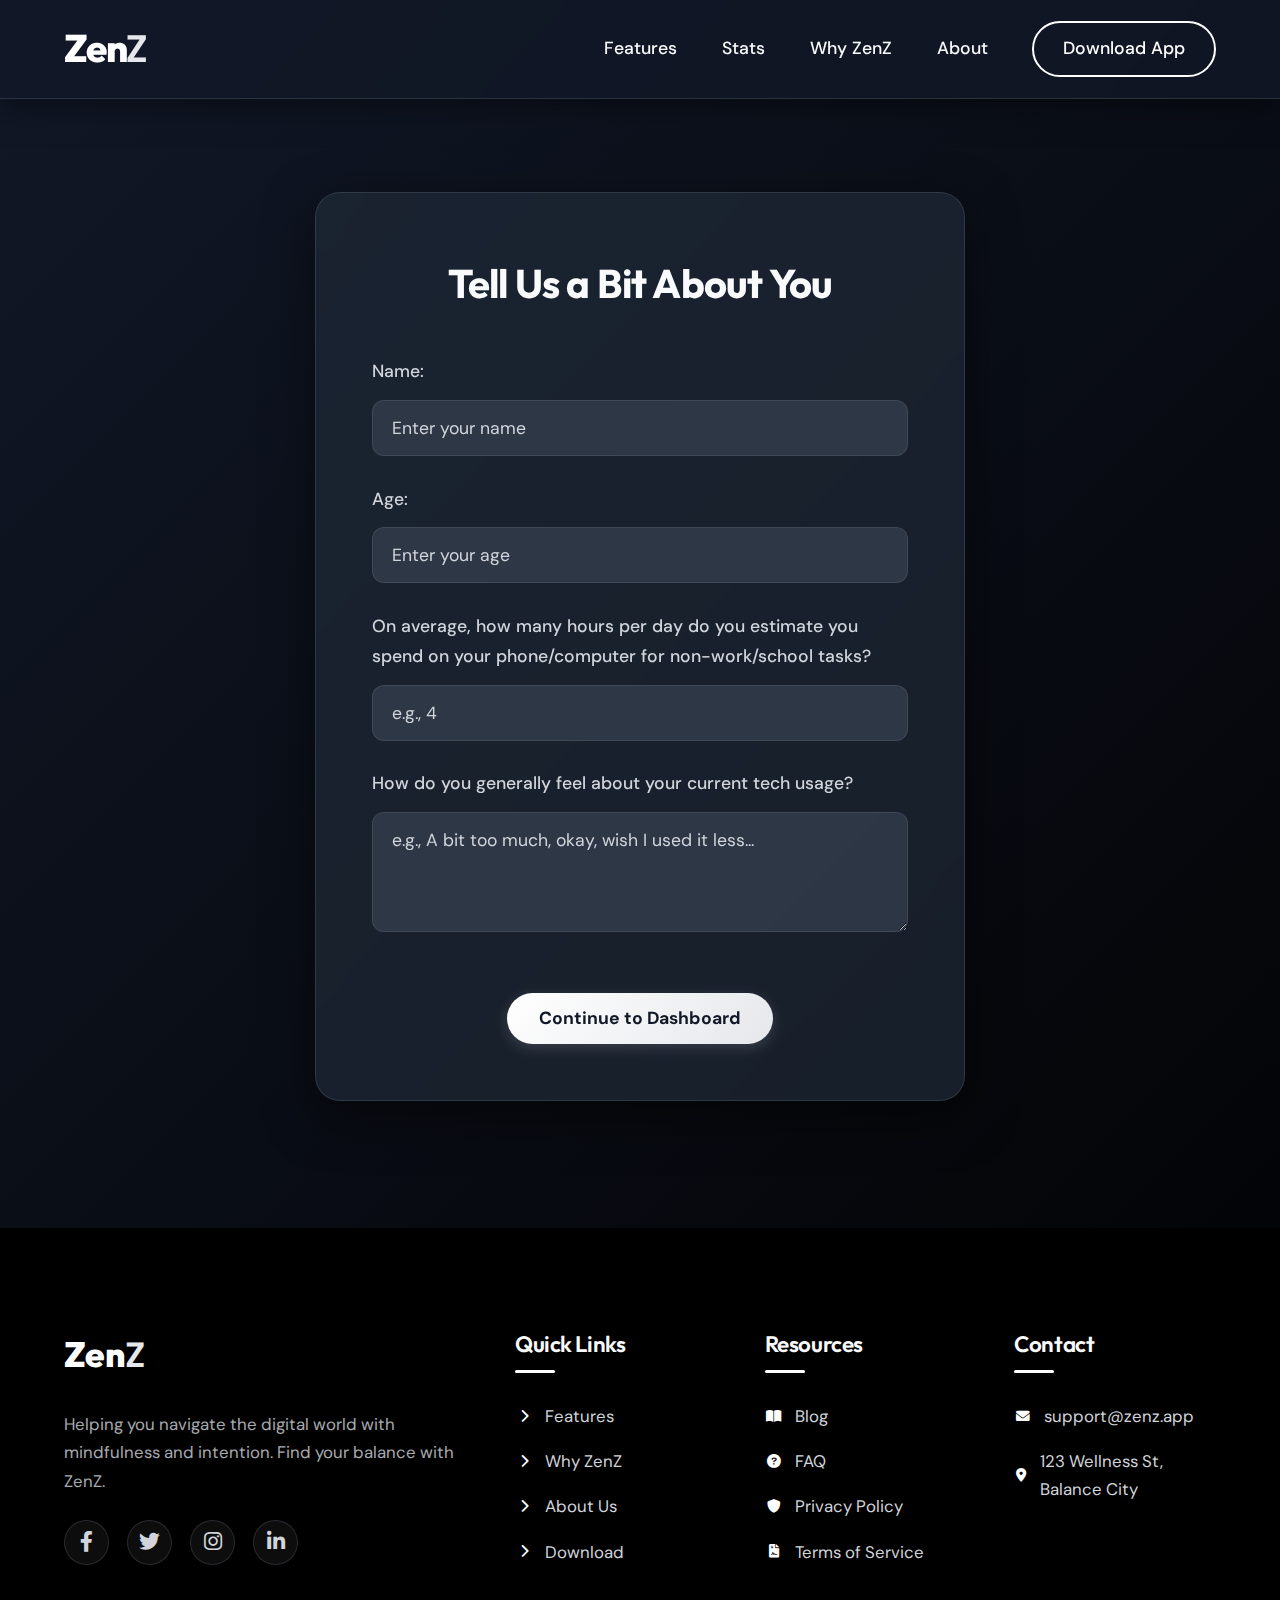
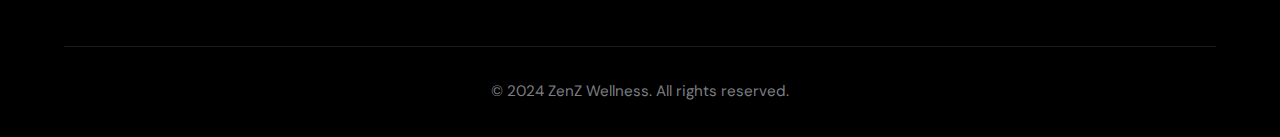
<file: ZenZ App/onboarding.html>
<!DOCTYPE html>
<html lang="en">
<head>
    <meta charset="UTF-8">
    <meta name="viewport" content="width=device-width, initial-scale=1.0">
    <title>ZenZ - Get Started</title>
    <link rel="stylesheet" href="https://cdnjs.cloudflare.com/ajax/libs/font-awesome/6.0.0/css/all.min.css">
    <!-- Link the updated style.css -->
    <link rel="stylesheet" href="style.css">
</head>
<body>
    <header>
         <div class="container">
             <nav>
                 <div class="logo">Zen<span>Z</span></div>
                 <button class="menu-toggle" id="mobile-menu" aria-label="Open navigation menu">
                     <i class="fas fa-bars"></i>
                 </button>
                 <ul class="nav-links" id="nav-links">
                    <li><a href="index.html#features">Features</a></li>
                    <li><a href="index.html#stats">Stats</a></li>
                    <li><a href="index.html#usp">Why ZenZ</a></li>
                    <li><a href="index.html#about">About</a></li>
                    <li class="cta-button-wrapper"><a href="index.html#download" class="cta-button">Download App</a></li>
                 </ul>
             </nav>
         </div>
     </header>

    <main>
        <section class="onboarding-section">
            <div class="onboarding-form-container">
                <h2>Tell Us a Bit About You</h2>
                <form id="onboarding-form">
                    <div class="form-group">
                        <label for="name">Name:</label>
                        <input type="text" id="name" name="name" required placeholder="Enter your name">
                    </div>
                    <div class="form-group">
                        <label for="age">Age:</label>
                        <input type="number" id="age" name="age" required placeholder="Enter your age" min="1">
                    </div>
                    <div class="form-group">
                        <label for="usage-hours">On average, how many hours per day do you estimate you spend on your phone/computer for non-work/school tasks?</label>
                        <input type="number" id="usage-hours" name="usageHours" required placeholder="e.g., 4" min="0" step="0.5">
                    </div>
                    <div class="form-group">
                        <label for="usage-feeling">How do you generally feel about your current tech usage?</label>
                        <textarea id="usage-feeling" name="usageFeeling" rows="3" required placeholder="e.g., A bit too much, okay, wish I used it less..."></textarea>
                    </div>
                    <button type="submit" class="submit-button">Continue to Dashboard</button>
                </form>
            </div>
        </section>
    </main>

    <footer>
        <div class="footer-wave">
            <svg data-name="Layer 1" xmlns="http://www.w3.org/2000/svg" viewBox="0 0 1200 120" preserveAspectRatio="none">
               <path d="M321.39,56.44c58-10.79,114.16-30.13,172-41.86,82.39-16.72,168.19-17.73,250.45-.39C823.78,31,906.67,72,985.66,92.83c70.05,18.48,146.53,26.09,214.34,3V0H0V27.35A600.21,600.21,0,0,0,321.39,56.44Z" class="shape-fill" style="fill: var(--gradient-bg);"></path>
            </svg>
         </div>
         <div class="container">
             <div class="footer-content">
                  <div class="footer-about">
                    <div class="footer-logo">Zen<span>Z</span></div>
                    <p>Helping you navigate the digital world with mindfulness and intention. Find your balance with ZenZ.</p>
                     <div class="social-links">
                        <a href="#" class="social-link" aria-label="Facebook"><i class="fab fa-facebook-f"></i></a>
                        <a href="#" class="social-link" aria-label="Twitter"><i class="fab fa-twitter"></i></a>
                        <a href="#" class="social-link" aria-label="Instagram"><i class="fab fa-instagram"></i></a>
                        <a href="#" class="social-link" aria-label="LinkedIn"><i class="fab fa-linkedin-in"></i></a>
                    </div>
                </div>
                <div class="footer-links">
                    <h4>Quick Links</h4>
                    <ul>
                         <li><a href="index.html#features"><i class="fas fa-chevron-right"></i>Features</a></li>
                         <li><a href="index.html#usp"><i class="fas fa-chevron-right"></i>Why ZenZ</a></li>
                         <li><a href="index.html#about"><i class="fas fa-chevron-right"></i>About Us</a></li>
                         <li><a href="index.html#download"><i class="fas fa-chevron-right"></i>Download</a></li>
                    </ul>
                </div>
                <div class="footer-links">
                    <h4>Resources</h4>
                    <ul>
                        <li><a href="#"><i class="fas fa-book-open"></i>Blog</a></li>
                        <li><a href="#"><i class="fas fa-question-circle"></i>FAQ</a></li>
                        <li><a href="#"><i class="fas fa-shield-alt"></i>Privacy Policy</a></li>
                        <li><a href="#"><i class="fas fa-file-contract"></i>Terms of Service</a></li>
                    </ul>
                </div>
                 <div class="footer-links">
                    <h4>Contact</h4>
                    <ul>
                        <li><a href="mailto:support@zenz.app"><i class="fas fa-envelope"></i>support@zenz.app</a></li>
                        <li><a href="#"><i class="fas fa-map-marker-alt"></i>123 Wellness St, Balance City</a></li>
                    </ul>
                </div>
             </div>
             <div class="copyright">
                 © 2024 ZenZ Wellness. All rights reserved.
             </div>
         </div>
     </footer>

    <!-- Mobile Menu Script -->
    <script>
        const menuToggle = document.getElementById('mobile-menu');
        const navLinks = document.getElementById('nav-links');
        if (menuToggle && navLinks) {
            menuToggle.addEventListener('click', () => {
                navLinks.classList.toggle('active');
                const icon = menuToggle.querySelector('i');
                if(icon) {
                    if (navLinks.classList.contains('active')) {
                        icon.classList.remove('fa-bars'); icon.classList.add('fa-times');
                        menuToggle.setAttribute('aria-label', 'Close navigation menu');
                    } else {
                        icon.classList.remove('fa-times'); icon.classList.add('fa-bars');
                        menuToggle.setAttribute('aria-label', 'Open navigation menu');
                    }
                }
            });
            navLinks.querySelectorAll('a').forEach(link => {
                link.addEventListener('click', () => {
                    if (navLinks.classList.contains('active')) {
                        navLinks.classList.remove('active');
                        const icon = menuToggle.querySelector('i');
                        if (icon) { icon.classList.remove('fa-times'); icon.classList.add('fa-bars'); }
                        menuToggle.setAttribute('aria-label', 'Open navigation menu');
                    }
                });
            });
        }
    </script>

    <!-- Form Handling Script -->
    <script>
        const onboardingForm = document.getElementById('onboarding-form');
        if (onboardingForm) {
            onboardingForm.addEventListener('submit', function(event) {
                event.preventDefault();
                const userData = {
                    name: document.getElementById('name').value,
                    age: document.getElementById('age').value,
                    usageHours: document.getElementById('usage-hours').value,
                    usageFeeling: document.getElementById('usage-feeling').value,
                    onboarded: true
                };
                try {
                    localStorage.setItem('zenzUserData', JSON.stringify(userData));
                    sessionStorage.removeItem('zenzSessions'); // Clear session data on new onboard
                    sessionStorage.removeItem('zenzJournalEntry');
                    console.log('User data saved to localStorage:', userData);
                    window.location.href = 'dashboard.html';
                } catch (e) {
                    console.error('Error saving to localStorage:', e);
                    alert('Could not save your information. Please ensure localStorage is enabled and not full.');
                }
            });
        }
    </script>
</body>
</html>
</file>
<file: ZenZ App/style.css>
/* style.css */
@import url('https://fonts.googleapis.com/css2?family=Outfit:wght@400;500;600;700;800&display=swap');
@import url('https://fonts.googleapis.com/css2?family=DM+Sans:wght@400;500;700&display=swap');

:root {
    /* Monochrome Theme Colors */
    --primary: #FFFFFF; /* White as the main highlight/accent */
    --secondary: #E5E7EB; /* Light Gray */
    --accent: #D1D5DB; /* Medium Gray */
    --dark: #F9FAFB; /* Very Light Gray / Off-white (for headings/bright text) */
    --light: #1F2937; /* Dark Gray (for cards/elements) */
    --text: #D1D5DB; /* Medium Gray (for body text) */
    --gradient-bg: linear-gradient(135deg, #111827 0%, #000000 100%); /* Dark Gray to Black Gradient */
    --card-bg: rgba(31, 41, 55, 0.7); /* Dark Gray semi-transparent card */
    --footer-bg: #000000; /* Black footer */
    --border-color: rgba(107, 114, 128, 0.3); /* Gray border */
    --shadow-color: rgba(0, 0, 0, 0.5); /* Darker shadow */
    --input-bg: rgba(55, 65, 81, 0.7); /* Gray input background */
    --button-text-dark: #111827; /* Dark text for light buttons */
    --button-text-light: #FFFFFF; /* White text for dark buttons */
}

* {
    margin: 0;
    padding: 0;
    box-sizing: border-box;
    font-family: 'DM Sans', sans-serif;
    scroll-behavior: smooth;
}

body {
    background: var(--gradient-bg);
    color: var(--text);
    line-height: 1.7;
    overflow-x: hidden;
    font-weight: 400;
}

html {
     scroll-behavior: smooth;
}

h1, h2, h3, h4, h5, h6 {
    font-family: 'Outfit', sans-serif;
    font-weight: 700;
    letter-spacing: -0.02em;
    color: var(--dark); /* Off-white headings */
}

h1 { font-size: 3.6rem; }
h2 { font-size: 3rem; }
h3 { font-size: 1.8rem; }

p {
    margin-bottom: 1rem;
}

/* --- Header --- */
header {
    background: rgba(17, 24, 39, 0.8); /* Dark Gray */
    backdrop-filter: blur(10px);
    box-shadow: 0 4px 30px var(--shadow-color);
    position: fixed;
    width: 100%;
    z-index: 100;
    padding: 1rem 0;
    border-bottom: 1px solid var(--border-color);
}

.container {
    width: 90%;
    max-width: 1600px;
    margin: 0 auto;
}

nav {
    display: flex;
    justify-content: space-between;
    align-items: center;
    position: relative;
}

.logo {
    font-family: 'Outfit', sans-serif;
    font-size: 2.4rem;
    font-weight: 800;
    color: var(--primary); /* White logo */
    letter-spacing: -0.03em;
    z-index: 101;
}

.logo span {
    color: var(--secondary); /* Light Gray span */
}

.nav-links {
    display: flex;
    list-style: none;
    align-items: center;
}

.nav-links li {
    margin-left: 2.8rem;
}

.nav-links a {
    text-decoration: none;
    color: var(--dark); /* Off-white links */
    font-weight: 500;
    transition: all 0.3s;
    font-size: 1.1rem;
    position: relative;
}

.nav-links a::after {
    content: '';
    position: absolute;
    width: 0;
    height: 2px;
    bottom: -5px;
    left: 0;
    background-color: var(--primary); /* White underline */
    transition: width 0.3s;
}

.nav-links a:hover {
    color: var(--primary); /* White hover */
}

.nav-links a:hover::after {
    width: 100%;
}

.menu-toggle {
    display: none;
    background: none;
    border: none;
    font-size: 1.8rem;
    color: var(--dark); /* Off-white toggle */
    cursor: pointer;
    z-index: 101;
}

.cta-button, .submit-button {
    background: linear-gradient(135deg, var(--primary), var(--secondary)); /* White to Light Gray */
    color: var(--button-text-dark); /* Dark text */
    border: none;
    padding: 0.9rem 2rem;
    border-radius: 50px;
    font-weight: 700;
    cursor: pointer;
    transition: all 0.3s ease;
    font-size: 1.1rem;
    box-shadow: 0 4px 15px rgba(255, 255, 255, 0.15); /* Subtle white shadow */
    text-decoration: none;
    display: inline-block;
    text-align: center;
}

.cta-button:hover, .submit-button:hover {
    transform: translateY(-3px) scale(1.03);
    box-shadow: 0 7px 25px rgba(255, 255, 255, 0.25);
}

/* --- Hero Section --- */
.hero {
    min-height: 85vh;
    display: flex;
    align-items: center;
    justify-content: center;
    padding: 12rem 0 8rem;
    position: relative;
    text-align: center;
}

.hero::before { /* Remove colored overlay */
    content: '';
    position: absolute;
    top: 0; left: 0; width: 100%; height: 100%;
    background: rgba(0, 0, 0, 0.1); /* Very subtle dark overlay */
    z-index: 1;
}

.hero .container {
     display: flex;
     justify-content: center;
     position: relative; z-index: 2;
}

.hero-content {
    flex: 0 1 800px;
    padding-right: 0;
    max-width: 800px;
    margin: 0 auto; text-align: center;
}

h1::after {
    content: ''; position: absolute; width: 120px;
    height: 5px; left: 50%; bottom: 0px;
    transform: translateX(-50%);
    background: linear-gradient(90deg, var(--primary), var(--accent)); /* White to Medium Gray */
    border-radius: 10px;
}

.subtitle {
    font-size: 1.4rem; margin-bottom: 3rem; color: var(--text);
    font-weight: 400; max-width: 700px;
    margin-left: auto; margin-right: auto;
}

.hero-image { display: none; }

/* --- Floating Shapes --- */
 .floating-shape { position: absolute; opacity: 0.15; z-index: 1; filter: blur(10px); } /* More subtle */
 .shape-1 { top: 10%; left: 5%; width: 100px; height: 100px; background: var(--primary); border-radius: 50%; animation: float 8s ease-in-out infinite; } /* White */
 .shape-2 { bottom: 15%; right: 8%; width: 150px; height: 150px; background: var(--secondary); border-radius: 30% 70% 70% 30% / 30% 30% 70% 70%; animation: float 10s ease-in-out infinite; animation-delay: 1s; } /* Light Gray */
 .shape-3 { top: 25%; right: 15%; width: 70px; height: 70px; background: var(--accent); border-radius: 63% 37% 30% 70% / 50% 45% 55% 50%; animation: float 6s ease-in-out infinite; animation-delay: 0.5s;} /* Medium Gray */
 @keyframes float { 0% { transform: translateY(0px) rotate(0deg); } 50% { transform: translateY(-25px) rotate(15deg) scale(1.05); } 100% { transform: translateY(0px) rotate(0deg); } }

/* --- Features Section --- */
.features {
    padding: 8rem 0; background: #111827; /* Dark Gray */
    position: relative; overflow: hidden;
}
.wave-divider { position: absolute; top: -1px; left: 0; width: 100%; overflow: hidden; line-height: 0; z-index: 5; }
.wave-divider svg { position: relative; display: block; width: calc(100% + 1.3px); height: 90px; }
.wave-divider .shape-fill { fill: var(--gradient-bg); } /* Match body gradient start */
.wave-divider-bottom { position: absolute; bottom: -1px; left: 0; width: 100%; overflow: hidden; line-height: 0; z-index: 5; transform: rotate(180deg); }
.wave-divider-bottom svg { position: relative; display: block; width: calc(100% + 1.3px); height: 90px; }
.wave-divider-bottom .shape-fill { fill: #111827; } /* Match features bg */

.section-title {
    text-align: center; font-size: 3rem; margin-bottom: 4rem; color: var(--dark);
    position: relative; display: inline-block; left: 50%; transform: translateX(-50%);
}
.section-title::after {
    content: ''; position: absolute; width: 100px; height: 4px; left: 50%; bottom: -15px;
    transform: translateX(-50%); background: linear-gradient(90deg, var(--primary), var(--accent)); /* White to Medium Gray */
    border-radius: 10px;
}
.section-subtitle {
    text-align: center; font-size: 1.3rem; max-width: 750px; margin: 0 auto 5rem; color: var(--text);
}
.features-grid {
    display: grid; grid-template-columns: repeat(auto-fit, minmax(280px, 1fr)); gap: 2.5rem;
}
.feature-card {
    background: var(--card-bg); padding: 2.5rem 2rem; border-radius: 25px;
    box-shadow: 0 15px 40px var(--shadow-color); transition: all 0.4s ease; height: 100%;
    display: flex; flex-direction: column; backdrop-filter: blur(12px);
    border: 1px solid var(--border-color); transform: perspective(1000px);
}
.feature-card:hover {
    transform: translateY(-12px) scale(1.03) rotateX(2deg);
    box-shadow: 0 20px 50px rgba(255, 255, 255, 0.15); /* White glow */
    border-color: var(--accent); /* Medium gray border on hover */
}
.feature-icon {
    font-size: 3rem; margin-bottom: 1.8rem; color: var(--primary); /* White icon */
    background: rgba(255, 255, 255, 0.05); width: 80px; height: 80px;
    display: flex; align-items: center; justify-content: center; border-radius: 25px;
    flex-shrink: 0; margin-left: auto; margin-right: auto; margin-bottom: 2rem; text-align: center;
}
.feature-title {
    font-size: 1.7rem; margin-bottom: 1rem; color: var(--dark);
    text-align: center; font-weight: 700;
}
.feature-card p {
    flex-grow: 1; text-align: center; color: var(--text); font-size: 1.05rem;
}

/* --- Stats Section --- */
.stats { /* Changed to dark gradient */
    padding: 8rem 0; background: linear-gradient(135deg, #374151 0%, #111827 100%); /* Mid-Dark Gray to Dark Gray */
    color: var(--dark); /* Light text */
    position: relative;
}
.stats-wave-top { position: absolute; top: -1px; left: 0; width: 100%; overflow: hidden; line-height: 0; z-index: 5;}
.stats-wave-top svg { position: relative; display: block; width: calc(100% + 1.3px); height: 90px; }
.stats-wave-top .shape-fill { fill: #111827; } /* Match features bg */
.stats-wave-bottom { position: absolute; bottom: -1px; left: 0; width: 100%; overflow: hidden; line-height: 0; transform: rotate(180deg); z-index: 5; }
.stats-wave-bottom svg { position: relative; display: block; width: calc(100% + 1.3px); height: 90px; }
.stats-wave-bottom .shape-fill { fill: #111827; } /* Match USP bg */

.stats .section-title, .stats .section-subtitle { color: var(--dark); } /* Light text */
.stats .section-title::after { background: linear-gradient(90deg, var(--primary), var(--accent)); } /* White to medium gray */

.stats-grid { display: grid; grid-template-columns: repeat(auto-fit, minmax(250px, 1fr)); gap: 3rem; text-align: center; }
.stat-item {
    background: rgba(0, 0, 0, 0.2); padding: 2.5rem; border-radius: 20px; /* Darker transparent */
    backdrop-filter: blur(8px); border: 1px solid var(--border-color);
    transition: transform 0.3s ease, box-shadow 0.3s ease; box-shadow: 0 8px 20px rgba(0,0,0,0.2);
}
.stat-item:hover { transform: translateY(-8px) scale(1.02); box-shadow: 0 12px 30px rgba(0,0,0,0.3); }
.stat-number { font-size: 3.8rem; font-weight: 800; margin-bottom: 0.5rem; font-family: 'Outfit', sans-serif; color: var(--primary); } /* White number */
.stat-label { font-size: 1.2rem; opacity: 0.9; color: var(--secondary); font-weight: 500; } /* Light gray label */

/* --- USP Section --- */
.usp { padding: 8rem 0; background: #111827; position: relative; }
.usp .container { display: flex; align-items: center; justify-content: center; gap: 0; flex-wrap: wrap; }
.usp-text { flex: 0 1 800px; max-width: 800px; margin: 0 auto; text-align: center; }
.usp-text h3 { font-size: 3rem; margin-bottom: 4rem; color: var(--dark); position: relative; display: inline-block; }
.usp-text h3::after { content: ''; position: absolute; width: 100px; height: 4px; left: 50%; bottom: -15px; transform: translateX(-50%); background: linear-gradient(90deg, var(--primary), var(--accent)); border-radius: 10px; }
.usp-text p { font-size: 1.25rem; margin-bottom: 2rem; color: var(--text); line-height: 1.8; }
.usp-image { display: none; }

/* --- About Section --- */
#about { padding: 8rem 0; background: #1F2937; position: relative; }
#about .section-subtitle { margin-bottom: 3rem; }
#about p { font-size: 1.15rem; color: var(--text); max-width: 800px; margin-left: auto; margin-right: auto; }

/* --- CTA Section --- */
.cta {
    padding: 8rem 0; background: #000000; /* Black */
    text-align: center; position: relative; overflow: hidden;
    border-top: 1px solid var(--border-color); border-bottom: 1px solid var(--border-color);
}
/* Removed BG image and overlay */
.cta-blob { display: none; } /* Hide blobs for cleaner monochrome */
.cta h2 { font-size: 3.2rem; margin-bottom: 2rem; color: var(--primary); font-weight: 800; } /* White */
.cta p { font-size: 1.3rem; margin-bottom: 3rem; color: var(--dark); max-width: 800px; margin-left: auto; margin-right: auto; }
.cta .cta-button { margin: 0.5rem; background: var(--primary); color: var(--button-text-dark); box-shadow: 0 4px 15px rgba(255, 255, 255, 0.2); } /* White buttons */
.cta .cta-button:hover { box-shadow: 0 7px 25px rgba(255, 255, 255, 0.3); background: var(--secondary); } /* Light gray hover */

/* --- Footer --- */
footer { background-color: var(--footer-bg); color: var(--text); padding: 6rem 0 2rem; position: relative; }
.footer-wave { position: absolute; top: -1px; left: 0; width: 100%; overflow: hidden; line-height: 0; z-index: 5;}
.footer-wave svg { position: relative; display: block; width: calc(100% + 1.3px); height: 90px; }
.footer-wave .shape-fill { fill: #1F2937; } /* Match About bg */
.footer-content { display: grid; grid-template-columns: 2fr repeat(3, 1fr); gap: 3rem; }
.footer-logo { font-family: 'Outfit', sans-serif; font-size: 2.2rem; font-weight: 800; margin-bottom: 1.5rem; color: var(--primary); }
.footer-logo span { color: var(--secondary); }
.footer-about p { font-size: 1.05rem; opacity: 0.8; color: var(--text); }
.footer-links h4 { font-size: 1.4rem; margin-bottom: 1.8rem; position: relative; display: inline-block; padding-bottom: 10px; color: var(--dark); font-weight: 600; }
.footer-links h4::after { content: ''; position: absolute; width: 40px; height: 3px; left: 0; bottom: 0px; background: var(--primary); border-radius: 10px; }
.footer-links ul { list-style: none; padding: 0;}
.footer-links li { margin-bottom: 1rem; }
.footer-links a { text-decoration: none; color: var(--text); transition: all 0.3s; font-size: 1.05rem; display: inline-flex; align-items: center; }
.footer-links a i { margin-right: 12px; font-size: 0.85rem; width: 18px; text-align: center; color: var(--primary); } /* White icons */
.footer-links a:hover { color: var(--primary); transform: translateX(5px); }
.footer-links a:hover i { color: var(--primary); }
.social-links { display: flex; gap: 18px; margin-top: 25px; }
.social-link { display: flex; align-items: center; justify-content: center; width: 45px; height: 45px; border-radius: 50%; background: rgba(255, 255, 255, 0.05); color: var(--text); font-size: 1.3rem; transition: all 0.3s ease; border: 1px solid var(--border-color); text-decoration: none; }
.social-link:hover { background: var(--primary); color: var(--footer-bg); transform: translateY(-5px) scale(1.1); border-color: var(--primary); }
.copyright { margin-top: 4rem; text-align: center; padding-top: 2rem; border-top: 1px solid rgba(255, 255, 255, 0.1); color: rgba(209, 213, 219, 0.6); font-size: 0.95rem; }

/* --- Onboarding Page Specific Styles --- */
.onboarding-section { padding: 12rem 0 8rem; min-height: 80vh; display: flex; align-items: center; justify-content: center; }
.onboarding-form-container { background: var(--card-bg); padding: 3.5rem; border-radius: 25px; box-shadow: 0 15px 50px var(--shadow-color); backdrop-filter: blur(12px); border: 1px solid var(--border-color); max-width: 650px; width: 90%; text-align: center; }
.onboarding-form-container h2 { font-size: 2.5rem; color: var(--dark); margin-bottom: 2.5rem; font-weight: 700; }
.form-group { margin-bottom: 1.8rem; text-align: left; }
.form-group label { display: block; margin-bottom: 0.8rem; color: var(--text); font-weight: 500; font-size: 1.1rem; }
.form-group input[type="text"], .form-group input[type="number"], .form-group textarea { width: 100%; padding: 1rem 1.2rem; border: 1px solid var(--border-color); border-radius: 12px; font-size: 1.1rem; font-family: 'DM Sans', sans-serif; background-color: var(--input-bg); color: #FFFFFF; transition: border-color 0.3s, box-shadow 0.3s; }
.form-group input::placeholder, .form-group textarea::placeholder { color: var(--accent); }
.form-group input:focus, .form-group textarea:focus { outline: none; border-color: var(--primary); box-shadow: 0 0 0 3px rgba(255, 255, 255, 0.2); }
.form-group textarea { min-height: 120px; resize: vertical; }
.submit-button { margin-top: 1.5rem; width: auto; }

/* --- Dashboard Page Specific Styles --- */
.dashboard-section { padding: 12rem 0 8rem; min-height: 100vh; }
#welcome-message { font-size: 2.8rem; color: var(--dark); margin-bottom: 1rem; font-weight: 700; text-align: center; }

/* Quote Display Area Styles */
#quote-display-area { text-align: center; margin: 0 auto 3.5rem auto; cursor: pointer; max-width: 900px; padding: 1rem; border-radius: 15px; transition: background-color 0.3s; }
#quote-display-area:hover { background-color: rgba(255, 255, 255, 0.03); }
#quote-display-area #quote-text { font-size: 1.6rem; line-height: 1.7; color: var(--text); font-style: italic; margin-bottom: 0.8rem; transition: opacity 0.3s; }
#quote-display-area #quote-text.loading-placeholder { color: var(--text); opacity: 0.6; }
#quote-display-area #quote-author { display: block; color: var(--primary); font-weight: 500; font-size: 1.1rem; transition: opacity 0.3s; } /* White author */

.dashboard-grid { display: grid; grid-template-columns: repeat(auto-fit, minmax(350px, 1fr)); gap: 2.5rem; }
.dashboard-card { background: var(--card-bg); padding: 2.5rem; border-radius: 25px; box-shadow: 0 15px 40px var(--shadow-color); backdrop-filter: blur(12px); border: 1px solid var(--border-color); min-height: 350px; display: flex; flex-direction: column; transition: all 0.4s ease; }
.dashboard-card:hover { border-color: var(--accent); transform: translateY(-5px); }
.dashboard-card h3 { color: var(--dark); margin-bottom: 1.5rem; font-size: 1.7rem; font-weight: 600; border-bottom: 3px solid var(--primary); padding-bottom: 0.8rem; display: inline-flex; align-items: center; } /* White underline */
.dashboard-card h3 i { margin-right: 12px; font-size: 1.5rem; color: var(--primary); width: 25px; text-align: center; } /* White icon */

/* Usage Tracker Card - Session Logging Styles */
#usage-tracker { display: flex; flex-direction: column; }
.session-controls { display: flex; justify-content: center; align-items: center; margin: 1.5rem 0; gap: 1rem; }
.session-button { padding: 0.8rem 1.8rem; border: none; border-radius: 50px; font-weight: 600; cursor: pointer; transition: all 0.3s ease; font-size: 1rem; }
.start-session-btn { background: linear-gradient(135deg, #FFFFFF, #E5E7EB); color: var(--button-text-dark); box-shadow: 0 4px 15px rgba(255, 255, 255, 0.2); } /* White/Light Gray Button */
.start-session-btn:hover { transform: translateY(-3px) scale(1.03); box-shadow: 0 7px 20px rgba(255, 255, 255, 0.3); }
.stop-session-btn { background: #4B5563; color: var(--button-text-light); box-shadow: 0 4px 15px rgba(75, 85, 99, 0.4); } /* Darker Gray Stop Button */
.stop-session-btn:hover { background: #6B7280; transform: translateY(-3px) scale(1.03); box-shadow: 0 7px 20px rgba(107, 114, 128, 0.5); }
#session-timer-display { font-size: 1.8rem; font-weight: 700; color: var(--primary); text-align: center; margin-bottom: 1rem; font-family: 'Outfit', sans-serif; } /* White timer */
#session-list-container { margin-top: 1rem; flex-grow: 1; overflow-y: auto; max-height: 150px; padding-right: 5px; }
#session-list { list-style: none; padding: 0; margin: 0; }
#session-list li { background-color: rgba(255, 255, 255, 0.03); padding: 0.6rem 1rem; border-radius: 8px; margin-bottom: 0.5rem; font-size: 0.95rem; color: var(--text); display: flex; justify-content: space-between; align-items: center; }
#session-list li .session-duration { font-weight: 500; color: var(--secondary); } /* Light gray duration */

/* --- Goal Setter Card Styles --- */
#goal-setter { min-height: auto; }
.goal-input-container { display: flex; gap: 0.8rem; margin-bottom: 1.5rem; }
#new-goal-input { flex-grow: 1; padding: 0.8rem 1rem; border: 1px solid var(--border-color); border-radius: 10px; font-size: 1rem; background-color: var(--input-bg); color: #FFFFFF; }
#new-goal-input:focus { outline: none; border-color: var(--primary); box-shadow: 0 0 0 3px rgba(255, 255, 255, 0.2); }
#new-goal-input::placeholder { color: var(--accent); }
#add-goal-button { padding: 0.8rem 1.2rem; background: var(--primary); color: var(--button-text-dark); border: none; border-radius: 10px; cursor: pointer; font-weight: 600; transition: background-color 0.3s, transform 0.2s; flex-shrink: 0; } /* White Button */
#add-goal-button:hover { background: var(--secondary); transform: scale(1.05); }
#goal-list { list-style: none; padding: 0; margin: 0; max-height: 200px; overflow-y: auto; padding-right: 5px; flex-grow: 1; }
#goal-list li { display: flex; align-items: center; padding: 0.8rem 0.5rem; border-bottom: 1px solid var(--border-color); transition: opacity 0.3s; }
#goal-list li:last-child { border-bottom: none; }
#goal-list input[type="checkbox"] { margin-right: 1rem; appearance: none; width: 20px; height: 20px; border: 2px solid var(--primary); border-radius: 5px; cursor: pointer; position: relative; top: -2px; flex-shrink: 0; background-color: transparent; } /* White border */
#goal-list input[type="checkbox"]:checked {
    background-color: var(--primary); /* White fill */
    background-image: url("data:image/svg+xml,%3Csvg xmlns='http://www.w3.org/2000/svg' viewBox='0 0 24 24' fill='none' stroke='%23111827' stroke-width='3' stroke-linecap='round' stroke-linejoin='round'%3E%3Cpolyline points='20 6 9 17 4 12'%3E%3C/polyline%3E%3C/svg%3E"); /* Black checkmark */
    background-size: 70%; background-repeat: no-repeat; background-position: center; border-color: var(--primary);
}
#goal-list .goal-text { flex-grow: 1; color: var(--text); transition: all 0.3s; }
#goal-list .goal-text.done { text-decoration: line-through; opacity: 0.5; color: var(--accent); }
.delete-goal-button { background: none; border: none; color: var(--text); opacity: 0.5; font-size: 1.1rem; cursor: pointer; margin-left: 1rem; padding: 5px; transition: color 0.3s, opacity 0.3s; flex-shrink: 0; }
.delete-goal-button:hover { color: var(--secondary); opacity: 1; } /* Light Gray hover for delete */

/* Journal Card Styles */
#journal { display: flex; flex-direction: column; }
#journal textarea { width: 100%; padding: 1rem 1.2rem; border: 1px solid var(--border-color); border-radius: 15px; font-size: 1.1rem; font-family: 'DM Sans', sans-serif; background-color: var(--input-bg); color: #FFFFFF; min-height: 150px; /* Increased min-height */ resize: vertical; margin-bottom: 1.5rem; flex-grow: 1; }
#journal textarea:focus { outline: none; border-color: var(--primary); box-shadow: 0 0 0 3px rgba(255, 255, 255, 0.2); }
#journal textarea::placeholder { color: var(--accent); }
#journal button#save-journal { background: linear-gradient(135deg, #FFFFFF, #E5E7EB); color: var(--button-text-dark); border: none; padding: 0.8rem 1.8rem; border-radius: 50px; font-weight: 700; cursor: pointer; transition: all 0.3s ease; font-size: 1rem; box-shadow: 0 4px 15px rgba(255, 255, 255, 0.2); display: inline-block; align-self: flex-start; } /* White Save Button */
#journal button#save-journal:hover { transform: translateY(-3px) scale(1.03); box-shadow: 0 7px 20px rgba(255, 255, 255, 0.3); }

/* --- Media Queries --- */
@media (max-width: 1024px) {
    .container { width: 90%; }
    h1 { font-size: 3rem; } h2 { font-size: 2.5rem; } .section-title { font-size: 2.5rem; }
    .hero { padding: 10rem 0 6rem; }
    .footer-content { grid-template-columns: repeat(2, 1fr); gap: 3rem; }
    .footer-about, .footer-links { text-align: center; }
    .footer-links h4::after { left: 50%; transform: translateX(-50%); }
    .footer-links ul { padding: 0; } .footer-links a { justify-content: center; } .social-links { justify-content: center; }
}

@media (max-width: 767px) {
    h1 { font-size: 2.5rem; } h2 { font-size: 2.2rem; } .section-title { font-size: 2.2rem; }
    .cta h2 { font-size: 2.5rem; } .subtitle { font-size: 1.2rem; } .section-subtitle { font-size: 1.1rem; }
    /* Mobile Navigation */
    .menu-toggle { display: block; }
    .nav-links { display: none; position: absolute; top: 100%; left: 0; width: 100%; background: rgba(17, 24, 39, 0.98); backdrop-filter: blur(8px); flex-direction: column; align-items: center; padding: 1.5rem 0; box-shadow: 0 10px 20px var(--shadow-color); border-top: 1px solid var(--border-color); }
    .nav-links.active { display: flex; } .nav-links li { margin: 1rem 0; margin-left: 0; } .nav-links .cta-button-wrapper { margin-top: 1rem; }
    .hero { padding: 9rem 0 5rem; }
    .features, .stats, .usp, #about, .cta { padding: 6rem 0; }
    .features-grid, .stats-grid, .dashboard-grid { grid-template-columns: 1fr; gap: 2rem; }
    .dashboard-card { min-height: auto; padding: 2rem; }
    .footer-content { grid-template-columns: 1fr; }
    #quote-display-area #quote-text { font-size: 1.4rem; } #quote-display-area #quote-author { font-size: 1rem; }
}

/* Override for CTA button specifically in the header */
header .nav-links .cta-button {
    background: transparent; /* Remove gradient */
    color: var(--primary); /* White text */
    border: 2px solid var(--primary); /* White border */
    box-shadow: none; /* Remove shadow */
    padding: 0.7rem 1.8rem; /* Adjust padding slightly for border */
}

header .nav-links .cta-button:hover {
    background: var(--primary); /* White background on hover */
    color: var(--button-text-dark); /* Dark text on hover */
    border-color: var(--primary); /* Keep border color consistent */
    transform: translateY(-2px) scale(1.02); /* Slightly less pronounced hover */
    box-shadow: 0 4px 15px rgba(255, 255, 255, 0.15); /* Subtle white glow on hover */
}
</file>
